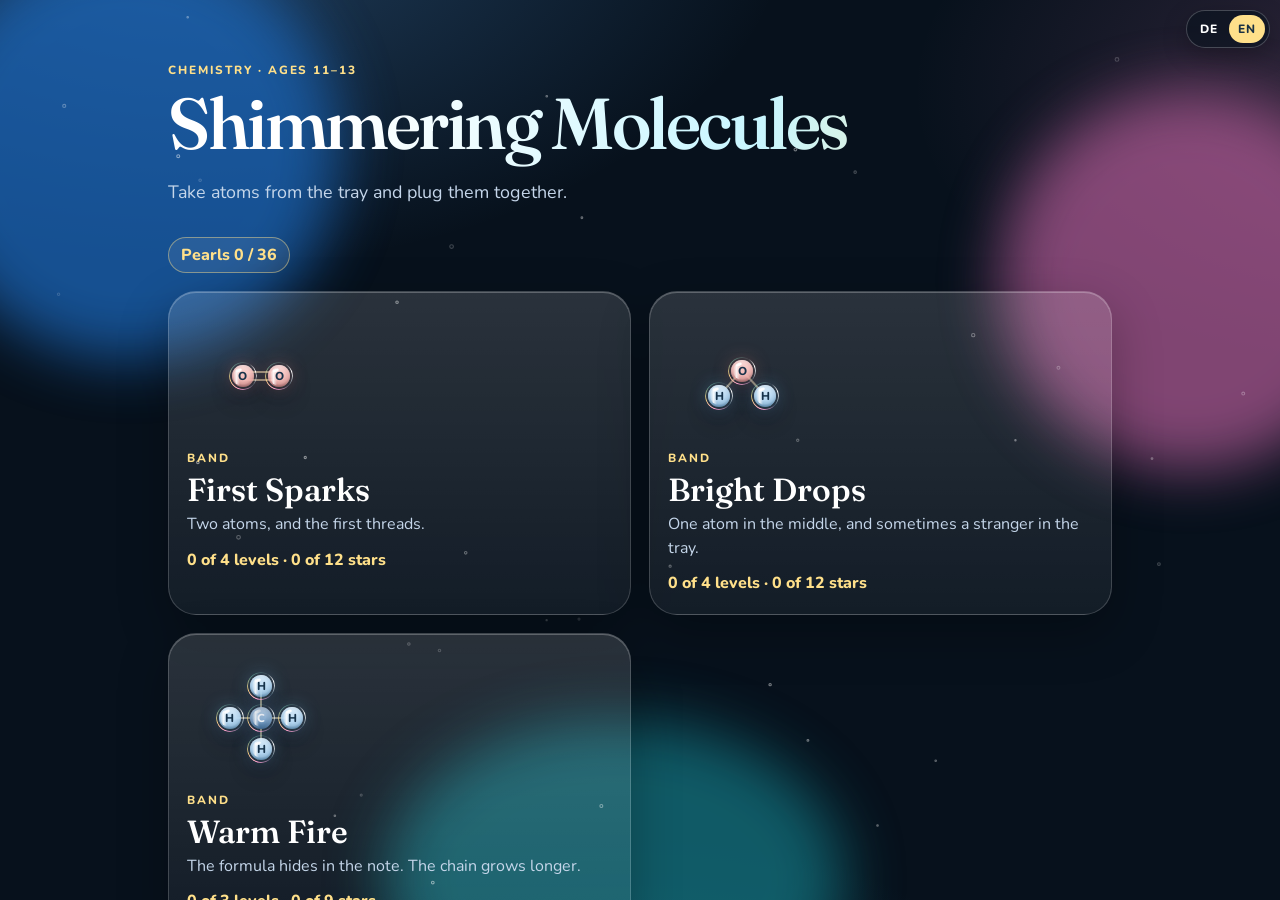
<file: index.html>
<!DOCTYPE html>
<html lang="de">
<head>
  <meta charset="utf-8">
  <meta name="viewport" content="width=device-width, initial-scale=1">
  <title>Funkelnde Moleküle</title>
  <meta name="description" content="Funkelnde Moleküle. Baue berühmte Moleküle aus Atomen. Für 11 bis 13 Jahre.">
  <link rel="icon" href="data:image/svg+xml,%3Csvg xmlns='http://www.w3.org/2000/svg' viewBox='0 0 32 32'%3E%3Ccircle cx='16' cy='16' r='8' fill='%23e8f7ff'/%3E%3Ccircle cx='8' cy='22' r='4' fill='%23ffe08a'/%3E%3Ccircle cx='24' cy='22' r='4' fill='%23ffe08a'/%3E%3C/svg%3E">
  <link rel="preconnect" href="https://fonts.googleapis.com">
  <link rel="preconnect" href="https://fonts.gstatic.com" crossorigin>
  <link href="https://fonts.googleapis.com/css2?family=Fraunces:opsz,wght@9..144,560;9..144,640&family=Nunito:wght@600;700;800&display=swap" rel="stylesheet">
  <link rel="stylesheet" href="styles.css">
</head>
<body>
  <div class="sky" aria-hidden="true">
    <div class="orb o1"></div>
    <div class="orb o2"></div>
    <div class="orb o3"></div>
  </div>
  <canvas id="motes" aria-hidden="true"></canvas>
  <nav class="langs" id="langs" aria-label="Sprache">
    <button type="button" data-lang="de" lang="de">DE</button>
    <button type="button" data-lang="en" lang="en">EN</button>
  </nav>

  <section class="screen" id="home" data-screen="home">
    <div class="home-wrap">
      <p class="eyebrow" data-i18n="eyebrow">Chemie · 11–13</p>
      <h1 id="app-title" data-i18n="appTitle">Funkelnde Moleküle</h1>
      <p class="lead" data-i18n="lead">Nimm Atome aus der Schale und stecke sie richtig zusammen.</p>
      <p class="pearl-pill" id="pearls"></p>
      <div class="modes">
        <button class="mode-card" id="open-funken" type="button">
          <span class="card-row" id="preview-funken" aria-hidden="true"></span>
          <span class="kicker" id="kicker-funken"></span>
          <span class="card-title" id="title-funken"></span>
          <span class="card-lead" id="lead-funken"></span>
          <span class="card-meta" id="meta-funken"></span>
        </button>
        <button class="mode-card" id="open-tropfen" type="button">
          <span class="card-row" id="preview-tropfen" aria-hidden="true"></span>
          <span class="kicker" id="kicker-tropfen"></span>
          <span class="card-title" id="title-tropfen"></span>
          <span class="card-lead" id="lead-tropfen"></span>
          <span class="card-meta" id="meta-tropfen"></span>
        </button>
        <button class="mode-card" id="open-feuer" type="button">
          <span class="card-row" id="preview-feuer" aria-hidden="true"></span>
          <span class="kicker" id="kicker-feuer"></span>
          <span class="card-title" id="title-feuer"></span>
          <span class="card-lead" id="lead-feuer"></span>
          <span class="card-meta" id="meta-feuer"></span>
        </button>
        <button class="mode-card finale" id="open-perle" type="button">
          <span class="card-row" id="preview-perle" aria-hidden="true"></span>
          <span class="kicker" id="kicker-perle"></span>
          <span class="card-title" id="title-perle"></span>
          <span class="card-lead" id="lead-perle"></span>
          <span class="card-meta" id="meta-perle"></span>
        </button>
      </div>
      <p class="how" data-i18n="how">Tippe ein Atom an und dann eine freie Steckstelle. Du kannst es auch hinüberziehen.</p>
      <button class="textbtn" type="button" id="reset" data-i18n="reset">Fortschritt löschen</button>
    </div>
  </section>

  <section class="screen" id="levels" data-screen="levels" hidden>
    <div class="levels-wrap">
      <div class="top">
        <button class="hudbtn" type="button" id="back-home" data-i18n="backHome">Start</button>
        <div class="grow">
          <p class="kicker" id="levels-kicker"></p>
          <h1 id="levels-title"></h1>
          <p class="lead" id="levels-lead"></p>
        </div>
      </div>
      <p class="fine" data-i18n="fine">Jeder Fehlversuch und jede Hilfe kostet einen Stern.</p>
      <div class="level-list" id="level-list"></div>
    </div>
  </section>

  <section class="screen" id="play" data-screen="play" hidden>
    <header class="top">
      <button class="hudbtn" type="button" id="back-levels" data-i18n="backLevels">Level</button>
      <div class="grow">
        <p class="kicker" id="play-kicker"></p>
        <h1 id="play-title"></h1>
      </div>
      <div class="hud-right">
        <div id="live-stars" class="stars" role="img"></div>
        <button class="hudbtn" type="button" id="sound"></button>
      </div>
    </header>
    <div class="goal-block">
      <p class="goal" id="goal"></p>
      <p class="formula" id="formula" hidden></p>
    </div>
    <div id="dish">
      <div id="float">
      <div id="ghosts" aria-hidden="true"></div>
      <svg id="links" aria-hidden="true">
        <defs>
          <filter id="pearlglow" x="-40%" y="-40%" width="180%" height="180%">
            <feGaussianBlur stdDeviation="1.5" result="b"></feGaussianBlur>
            <feMerge>
              <feMergeNode in="b"></feMergeNode>
              <feMergeNode in="SourceGraphic"></feMergeNode>
            </feMerge>
          </filter>
        </defs>
        <g id="strands"></g>
      </svg>
      <div id="beads"></div>
      </div>
    </div>
    <div id="tray" aria-label="Atome"></div>
    <div class="tools">
      <button class="hudbtn" type="button" id="coach" data-i18n="coach" data-i18n-title="coachTitle">Merksatz</button>
      <button class="hudbtn" type="button" id="hint" data-i18n="hint" data-i18n-title="hintTitle">Hilfe</button>
      <button class="hudbtn" type="button" id="undo" data-i18n="undo" data-i18n-title="undoTitle">Rückgängig</button>
    </div>
    <p id="feedback" aria-live="polite"></p>
  </section>

  <canvas id="fx" aria-hidden="true"></canvas>
  <p id="cele-name" hidden></p>
  <button class="primary" type="button" id="skip" hidden>Fertig</button>

  <dialog id="done">
    <div class="done-card">
      <p class="kicker" id="done-kicker"></p>
      <h2 id="done-title"></h2>
      <div id="done-stars" class="stars big" role="img"></div>
      <p id="done-shape"></p>
      <p id="done-stats"></p>
      <div class="done-actions">
        <button class="primary" type="button" id="done-replay"></button>
        <button class="hudbtn" type="button" id="done-next"></button>
        <button class="ghost" type="button" id="done-list"></button>
      </div>
    </div>
  </dialog>

  <script src="i18n.js"></script>
  <script src="logic.js"></script>
  <script src="celebrate.js"></script>
  <script src="app.js"></script>
</body>
</html>
</file>
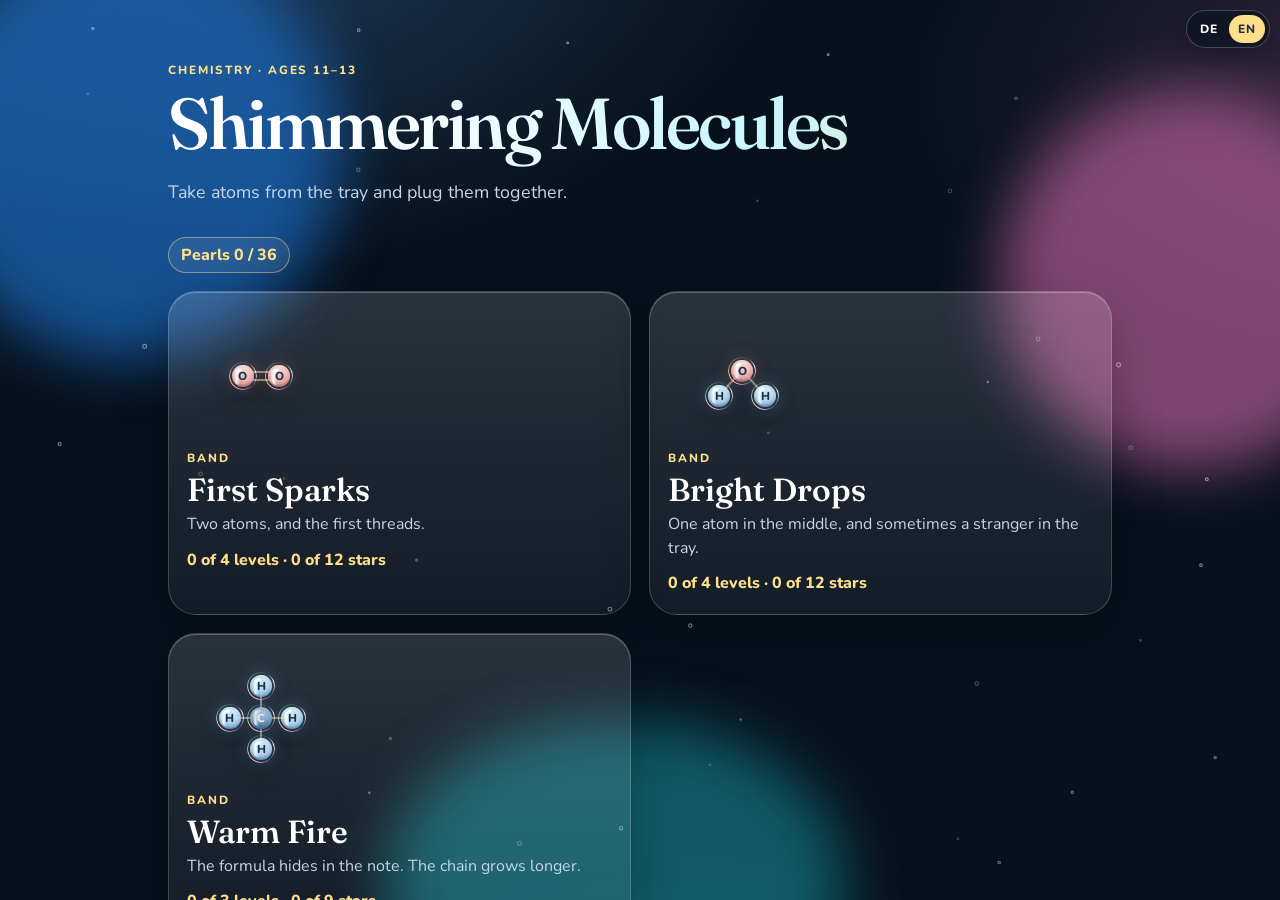
<file: Chemestrial.html>
<!DOCTYPE html>
<!-- Funkelnde Moleküle, eine Datei. Funktioniert ohne weitere Dateien und ohne Internet.
     Schriften: Fraunces (Copyright 2018 The Fraunces Project Authors) und
     Nunito (Copyright 2014 The Nunito Project Authors), SIL Open Font License 1.1.
     https://openfontlicense.org -->
<html lang="de">
<head>
  <meta charset="utf-8">
  <meta name="viewport" content="width=device-width, initial-scale=1">
  <title>Funkelnde Moleküle</title>
  <meta name="description" content="Funkelnde Moleküle. Baue berühmte Moleküle aus Atomen. Für 11 bis 13 Jahre.">
  <link rel="icon" href="data:image/svg+xml,%3Csvg xmlns='http://www.w3.org/2000/svg' viewBox='0 0 32 32'%3E%3Ccircle cx='16' cy='16' r='8' fill='%23e8f7ff'/%3E%3Ccircle cx='8' cy='22' r='4' fill='%23ffe08a'/%3E%3Ccircle cx='24' cy='22' r='4' fill='%23ffe08a'/%3E%3C/svg%3E">
  <style>
@font-face {
  font-family: 'Fraunces';
  font-style: normal;
  font-weight: 100 900;
  font-display: swap;
  src: url([data-uri]) format('woff2');
  unicode-range: U+0000-00FF, U+0131, U+0152-0153, U+02BB-02BC, U+02C6, U+02DA, U+02DC, U+0304, U+0308, U+0329, U+2000-206F, U+20AC, U+2122, U+2191, U+2193, U+2212, U+2215, U+FEFF, U+FFFD;
}
@font-face {
  font-family: 'Nunito';
  font-style: normal;
  font-weight: 200 1000;
  font-display: swap;
  src: url([data-uri]) format('woff2');
  unicode-range: U+0000-00FF, U+0131, U+0152-0153, U+02BB-02BC, U+02C6, U+02DA, U+02DC, U+0304, U+0308, U+0329, U+2000-206F, U+20AC, U+2122, U+2191, U+2193, U+2212, U+2215, U+FEFF, U+FFFD;
}
:root {
  --ink: #f4f8ff;
  --muted: #c5d6ea;
  --gold: #ffe08a;
  --deep: #07111c;
  --font: "Nunito", "Segoe UI", sans-serif;
  --display: "Fraunces", "Palatino Linotype", Palatino, Georgia, serif;
  color-scheme: dark;
}

* { box-sizing: border-box; }
html, body { height: 100%; }

body {
  margin: 0;
  font-family: var(--font);
  color: var(--ink);
  background:
    radial-gradient(1000px 600px at 15% -10%, rgba(80, 150, 220, .35), transparent 60%),
    radial-gradient(900px 520px at 110% 10%, rgba(210, 120, 180, .22), transparent 55%),
    radial-gradient(800px 500px at 50% 120%, rgba(40, 120, 140, .28), transparent 50%),
    var(--deep);
  overflow: hidden;
}

button { font: inherit; cursor: pointer; }
button:disabled { cursor: default; }

:focus-visible {
  outline: 2px solid var(--gold);
  outline-offset: 3px;
}

#motes, .sky { position: fixed; inset: 0; pointer-events: none; }
#motes { z-index: 0; }
.sky { z-index: 0; overflow: hidden; }

.orb {
  position: absolute;
  border-radius: 50%;
  filter: blur(30px);
  opacity: .7;
  animation: drift 32s ease-in-out infinite;
}
.o1 { width: 420px; height: 420px; left: -80px; top: -60px; background: #1d6cc4; }
.o2 { width: 380px; height: 380px; right: -100px; top: 10%; background: #b45c98; animation-delay: -10s; }
.o3 { width: 460px; height: 320px; left: 30%; bottom: -140px; background: #147a86; animation-delay: -18s; }

@keyframes drift {
  0%, 100% { transform: translate(0, 0) scale(1); }
  50% { transform: translate(24px, 18px) scale(1.06); }
}

.screen { position: relative; z-index: 1; height: 100dvh; overflow-x: hidden; overflow-y: auto; }
.screen[hidden] { display: none !important; }

.home-wrap, .levels-wrap {
  width: auto;
  max-width: 980px;
  margin: 0 auto;
  padding: 62px 18px 48px;
}

.eyebrow, .kicker {
  margin: 0;
  letter-spacing: .16em;
  text-transform: uppercase;
  font-size: .74rem;
  font-weight: 800;
  color: var(--gold);
}

h1 {
  margin: 8px 0 0;
  font-family: var(--display);
  font-weight: 560;
  font-size: clamp(2rem, 6.4vw, 4.5rem);
  letter-spacing: -0.034em;
  line-height: 1.05;
  padding-bottom: 0.16em;
  margin-bottom: -0.16em;
  white-space: nowrap;
  background: linear-gradient(100deg, #fff 10%, #c8f6ff 35%, #ffe6a6 55%, #ffc4e4 78%, #fff 95%);
  background-size: 180% 100%;
  -webkit-background-clip: text;
  background-clip: text;
  color: transparent;
  animation: titleShift 10s ease-in-out infinite;
}

@keyframes titleShift {
  0%, 100% { background-position: 0% 50%; }
  50% { background-position: 100% 50%; }
}

.lead, .how, .fine, .card-lead, .lvl-blurb {
  color: var(--muted);
  line-height: 1.45;
}
.lead, .how { font-size: 1.12rem; }
.lead { max-width: 38rem; }
.how { margin-top: 18px; }
.fine { font-size: 1rem; }

.pearl-pill {
  display: inline-block;
  margin: 14px 0 0;
  padding: 6px 12px;
  border-radius: 999px;
  border: 1px solid rgba(255, 224, 138, .45);
  background: rgba(255, 255, 255, .08);
  color: var(--gold);
  font-weight: 800;
}

.modes {
  display: grid;
  grid-template-columns: 1fr 1fr;
  gap: 18px;
  margin-top: 18px;
}

.mode-card {
  text-align: left;
  color: white;
  border-radius: 28px;
  padding: 18px 18px 20px;
  background: linear-gradient(180deg, rgba(255,255,255,.14), rgba(255,255,255,.05));
  border: 1px solid rgba(255,255,255,.18);
  box-shadow: 0 18px 50px rgba(0,0,0,.28), inset 0 1px 0 rgba(255,255,255,.25);
  display: flex;
  flex-direction: column;
  gap: 4px;
  transition: transform .2s ease, border-color .2s ease;
  min-width: 0;
}
.mode-card:hover:not(:disabled) { transform: translateY(-4px); border-color: rgba(255, 224, 138, .75); }
.card-title { font-family: var(--display); font-size: 2rem; font-weight: 560; }
.card-meta { margin-top: 8px; font-weight: 800; color: var(--gold); }
.card-row {
  display: flex;
  align-items: center;
  justify-content: center;
  min-height: 132px;
  margin-bottom: 4px;
}
.mini-stage {
  position: relative;
  width: 148px;
  height: 124px;
  flex: none;
}
.mode-card.finale { grid-column: 1 / -1; }
.mode-card.finale.open { border-color: rgba(255, 224, 138, .75); }
.mode-card.locked { opacity: .55; }
.mode-card:disabled:hover { transform: none; }

@media (min-width: 761px) {
  .mode-card.finale {
    display: grid;
    grid-template-columns: auto minmax(0, 1fr);
    grid-template-areas:
      "row kicker"
      "row title"
      "row lead"
      "row meta";
    column-gap: 28px;
    align-items: center;
    padding-right: 32px;
  }
  .mode-card.finale .card-row { grid-area: row; width: 280px; min-height: 140px; }
  .mode-card.finale .kicker { grid-area: kicker; }
  .mode-card.finale .card-title { grid-area: title; }
  .mode-card.finale .card-lead { grid-area: lead; }
  .mode-card.finale .card-meta { grid-area: meta; }
}

.levels-wrap { width: min(760px, calc(100% - 28px)); }
.top {
  display: flex;
  align-items: center;
  gap: 14px;
}
.top h1 {
  font-size: clamp(1.7rem, 4vw, 3rem);
  animation: none;
  background: none;
  color: white;
  -webkit-text-fill-color: white;
  white-space: normal;
}
.grow { flex: 1; min-width: 0; }
.hud-right { display: flex; align-items: center; gap: 10px; }

.level-list { display: flex; flex-direction: column; gap: 10px; margin-top: 18px; }
.level {
  width: 100%;
  display: grid;
  grid-template-columns: auto 1fr auto;
  grid-template-areas:
    "no name stars"
    "no blurb stars";
  gap: 2px 14px;
  align-items: center;
  text-align: left;
  color: white;
  padding: 14px 16px;
  border-radius: 20px;
  border: 1px solid rgba(255,255,255,.14);
  background: rgba(8, 20, 40, .45);
  box-shadow: inset 0 1px 0 rgba(255,255,255,.12);
}
.level:hover:not(:disabled) { border-color: rgba(255, 224, 138, .7); }
.level.next-up {
  border-color: rgba(255, 224, 138, .85);
  box-shadow: 0 0 0 1px rgba(255, 224, 138, .35), 0 10px 30px rgba(0,0,0,.2);
}
.level.locked { opacity: .48; }
.lvl-no {
  grid-area: no;
  width: 42px;
  height: 42px;
  border-radius: 50%;
  display: grid;
  place-items: center;
  font-weight: 800;
  background: rgba(255,255,255,.1);
}
.lvl-name { grid-area: name; font-weight: 800; font-size: 1.08rem; }
.lvl-blurb { grid-area: blurb; font-size: .95rem; }
.level > .stars { grid-area: stars; }

#play {
  display: grid;
  grid-template-rows: auto auto minmax(200px, 1fr) auto auto auto;
  gap: 8px;
  padding: 54px 16px 12px;
  overflow: hidden;
}
#play h1 {
  font-size: clamp(1.5rem, 3vw, 2.2rem);
  margin: 0;
  animation: none;
  background: none;
  color: white;
  -webkit-text-fill-color: white;
  padding-bottom: 0;
}

.goal-block { text-align: center; }
.goal {
  margin: 0;
  font-weight: 800;
  color: #fff6d4;
  text-shadow: 0 2px 10px rgba(0,0,0,.35);
}
.formula {
  margin: 2px 0 0;
  font-family: var(--display);
  font-size: 1.35rem;
  letter-spacing: .04em;
}
.formula[hidden] { display: none !important; }

#dish {
  --warm: 0;
  position: relative;
  border-radius: 30px;
  min-height: 0;
  background:
    radial-gradient(ellipse at 50% 30%, rgba(150, 210, 255, .16), transparent 55%),
    radial-gradient(ellipse at 20% 80%, rgba(255, 170, 210, .08), transparent 40%),
    rgba(4, 12, 28, .35);
  box-shadow: inset 0 0 80px rgba(2, 8, 20, .45), inset 0 0 0 1px rgba(255,255,255,.08);
}
#dish::after {
  content: "";
  position: absolute;
  inset: 0;
  border-radius: inherit;
  pointer-events: none;
  background: radial-gradient(ellipse at 50% 82%, rgba(255, 150, 60, calc(var(--warm) * .5)), transparent 58%);
}
#dish.hint { box-shadow: inset 0 0 0 2px rgba(255, 224, 138, .85), 0 0 24px rgba(255, 224, 138, .35); }

#float { position: absolute; inset: 0; transform: translate3d(0, 0, 0); }
#ghosts, #links, #beads { position: absolute; inset: 0; }
#ghosts { z-index: 1; pointer-events: none; }
#links { z-index: 2; width: 100%; height: 100%; overflow: visible; pointer-events: none; }
#beads { z-index: 3; }

.thread, .ghost-thread {
  fill: none;
  stroke-linecap: round;
}
.thread { stroke: rgba(255, 236, 190, .55); stroke-width: 2; }
.ghost-thread { stroke: rgba(255, 244, 220, .28); stroke-width: 2; }
.pearls, .ghost-pearls {
  fill: none;
  stroke: #fff6d2;
  stroke-width: 7;
  stroke-linecap: round;
  stroke-dasharray: .2 15;
  filter: url(#pearlglow);
}
.ghost-pearls { stroke: rgba(255, 246, 210, .28); filter: none; }

.bead {
  --size: 70px;
  width: var(--size);
  height: var(--size);
  border: 0;
  border-radius: 50%;
  padding: 0;
  color: #16324a;
  background:
    radial-gradient(circle at 50% 42%, rgba(255,255,255,.97) 0 36%, rgba(255,255,255,.78) 56%, rgba(232, 246, 255, .35) 72%, rgba(255,255,255,.08) 100%);
  box-shadow:
    inset 0 -14px 18px hsla(var(--hue), 75%, 52%, .38),
    inset 0 10px 14px rgba(255,255,255,.75),
    0 12px 22px rgba(3, 10, 24, .3),
    0 0 18px hsla(var(--hue), 90%, 72%, .35);
  animation: glowPulse 4.8s ease-in-out infinite;
  -webkit-tap-highlight-color: transparent;
  user-select: none;
  touch-action: none;
}
.bead.stage { position: absolute; transform: translate(-50%, -50%); }
.bead.mini {
  position: absolute;
  transform: translate(-50%, -50%);
  pointer-events: none;
  --size: 22px;
}
.bead.mini .face { font-size: .72rem; }
.bead::before {
  content: "";
  position: absolute;
  inset: -3px;
  border-radius: 50%;
  background: conic-gradient(from 30deg,
    rgba(255,255,255,.05),
    #fff 12%,
    rgba(140, 220, 255, .15) 28%,
    rgba(255, 160, 210, .95) 46%,
    rgba(255, 214, 130, .9) 62%,
    rgba(150, 255, 220, .35) 78%,
    rgba(255,255,255,.05));
  -webkit-mask: radial-gradient(circle, transparent 63%, #000 67%);
  mask: radial-gradient(circle, transparent 63%, #000 67%);
  animation: spin var(--spin-dur, 7.5s) linear infinite;
  pointer-events: none;
}
.bead::after {
  content: "";
  position: absolute;
  width: 28%;
  height: 15%;
  left: 22%;
  top: 16%;
  border-radius: 50%;
  background: rgba(255,255,255,.92);
  transform: rotate(-22deg);
  pointer-events: none;
  z-index: 3;
}
.bead.el-C {
  color: #f4f7fb;
  background:
    radial-gradient(circle at 50% 40%, #8ea0b3 0 28%, #4c5b6a 55%, #2c3642 74%, rgba(255,255,255,.08) 100%);
}
.bead.el-C::after { background: rgba(255,255,255,.55); }
.sheen {
  position: absolute;
  inset: 8%;
  border-radius: 50%;
  overflow: hidden;
  pointer-events: none;
  z-index: 1;
}
.sheen::after {
  content: "";
  position: absolute;
  top: -30%;
  left: 0;
  width: 38%;
  height: 160%;
  background: linear-gradient(90deg, transparent, rgba(255,255,255,.8), transparent);
  animation: sweep 5.2s ease-in-out infinite;
}
.face {
  position: absolute;
  inset: 0;
  z-index: 4;
  display: flex;
  align-items: center;
  justify-content: center;
  font-weight: 800;
  font-size: 1.25rem;
  pointer-events: none;
}
.el-name {
  position: absolute;
  top: calc(100% + 4px);
  left: 50%;
  transform: translateX(-50%);
  font-size: .72rem;
  font-weight: 800;
  color: var(--muted);
  white-space: nowrap;
  pointer-events: none;
}
.pips { position: absolute; inset: 0; pointer-events: none; z-index: 5; }
.pips i {
  position: absolute;
  left: 50%;
  top: 50%;
  width: 8px;
  height: 8px;
  margin: -4px;
  border-radius: 50%;
  background: var(--gold);
  box-shadow: 0 0 8px rgba(255, 224, 138, .9);
  transform: rotate(calc(var(--i) * 360deg / var(--n) - 90deg)) translateY(calc(var(--size) / -2 + 3px));
}
.ghost-bead {
  position: absolute;
  width: 54px;
  height: 54px;
  margin: 0;
  border-radius: 50%;
  border: 1.5px dashed rgba(255, 244, 220, .45);
  transform: translate(-50%, -50%);
  box-shadow: inset 0 0 16px rgba(255,255,255,.05);
}
.bead.carry {
  transform: translateY(-10px) scale(1.06);
  box-shadow:
    0 0 0 3px var(--gold),
    inset 0 -14px 18px hsla(var(--hue), 75%, 52%, .38),
    0 16px 24px rgba(0,0,0,.35);
}
.bead.stage.picked,
.bead.stage.armed {
  box-shadow:
    0 0 0 3px rgba(255, 224, 138, .95),
    0 0 18px rgba(255, 210, 120, .45),
    inset 0 -14px 18px hsla(var(--hue), 75%, 52%, .38);
}
.bead.hint, .bead.tray.hint { animation: hintPulse .55s ease-in-out 4; }
.bead.stage.nope { animation: stageNope .42s linear; }
.bead.tray.nope { animation: trayNope .42s linear; }
.bead.just { animation: pop .35s ease; }

#tray {
  display: flex;
  flex-wrap: wrap;
  gap: 18px 12px;
  justify-content: center;
  align-content: flex-start;
  min-height: 92px;
  max-height: 30vh;
  overflow: auto;
  padding: 4px 4px 16px;
}
.bead.tray { --size: 58px; position: relative; }
.bead.tray .face { font-size: 1.05rem; }
.bead.tray .el-name { font-size: .68rem; }
.bead.dragging-source { opacity: .35; }
.bead.drag-ghost {
  position: fixed;
  z-index: 30;
  margin: 0;
  pointer-events: none;
  transform: scale(1.08);
  filter: drop-shadow(0 14px 18px rgba(0, 0, 0, .4));
}

.tools, .done-actions { display: flex; flex-wrap: wrap; gap: 8px; justify-content: center; }
#feedback {
  margin: 0;
  min-height: 2.6em;
  text-align: center;
  font-weight: 800;
  line-height: 1.35;
}
#feedback.coach { color: #d5e6f8; font-weight: 700; }
#feedback.bad { color: #ffc1d0; }
#feedback.info { color: #d5e6f8; }

.hudbtn, .textbtn, .primary, .ghost {
  border-radius: 999px;
  border: 1px solid rgba(255,255,255,.18);
  background: rgba(255,255,255,.08);
  color: white;
  padding: 10px 14px;
  font-weight: 800;
}
.hudbtn:hover, .ghost:hover, .textbtn:hover, .mode-card:hover:not(:disabled), .level:hover:not(:disabled) {
  filter: brightness(1.06);
}
.primary {
  background: linear-gradient(180deg, #ffe7a8, #f0b429);
  color: #5c3d08;
  border-color: transparent;
}
.textbtn { background: transparent; color: var(--muted); border-color: transparent; padding-left: 0; }
.hudbtn:disabled, .primary:disabled { opacity: .45; }

dialog {
  border: 0;
  padding: 0;
  background: transparent;
  color: inherit;
  max-width: none;
}
dialog::backdrop { background: rgba(4, 10, 20, .62); backdrop-filter: blur(8px); }
.done-card {
  width: min(580px, 92vw);
  text-align: center;
  padding: 28px 22px 22px;
  border-radius: 28px;
  background: linear-gradient(180deg, rgba(18, 40, 74, .97), rgba(8, 18, 36, .97));
  border: 1px solid rgba(255,255,255,.16);
  box-shadow: 0 30px 80px rgba(0,0,0,.45);
}
.done-card h2 {
  margin: 6px 0 10px;
  font-family: var(--display);
  font-weight: 560;
  font-size: clamp(2rem, 5vw, 2.8rem);
}
.stars { display: flex; gap: 3px; justify-content: center; }
.star { width: 22px; height: 22px; display: block; }
.stars.big .star { width: 46px; height: 46px; }
.star.on { fill: var(--gold); filter: drop-shadow(0 0 8px rgba(255, 210, 120, .75)); }
.star.off { fill: rgba(255,255,255,.16); }
.stars.big .star.on { animation: pop .5s ease both; }
#done-shape, #done-stats { color: var(--muted); margin: 8px 0 0; }

#fx {
  position: fixed;
  inset: 0;
  z-index: 40;
  width: 100%;
  height: 100%;
  pointer-events: none;
  visibility: hidden;
}
#fx.on { pointer-events: auto; visibility: visible; }
#skip {
  position: fixed;
  z-index: 43;
  right: 16px;
  bottom: 16px;
}
#skip[hidden], #cele-name[hidden] { display: none !important; }
#cele-name {
  position: fixed;
  z-index: 42;
  left: 0;
  right: 0;
  top: calc(42% + min(210px, 30vh));
  margin: 0;
  text-align: center;
  pointer-events: none;
}
.fame {
  display: block;
  font-family: var(--display);
  font-size: clamp(2.2rem, 6vw, 4rem);
  font-weight: 560;
  text-shadow: 0 8px 30px rgba(0,0,0,.45);
}
.fame-formula {
  display: block;
  margin-top: 4px;
  font-weight: 800;
  letter-spacing: .08em;
  color: var(--gold);
}

#play.celebrating .top,
#play.celebrating .goal-block,
#play.celebrating #tray,
#play.celebrating .tools,
#play.celebrating #feedback { opacity: 0; pointer-events: none; }
#play.celebrating #dish {
  position: fixed;
  z-index: 42;
  left: 50%;
  top: 42%;
  width: min(640px, 94vw);
  height: min(380px, 50vh);
  transform: translate(-50%, -50%);
}

.langs {
  position: fixed;
  z-index: 8;
  top: 10px;
  right: 10px;
  display: flex;
  gap: 2px;
  padding: 4px;
  border-radius: 999px;
  background: rgba(7, 17, 28, .55);
  border: 1px solid rgba(255,255,255,.22);
  box-shadow: 0 8px 24px rgba(0,0,0,.25);
}
.langs button {
  border: 0;
  background: transparent;
  color: white;
  font-weight: 800;
  font-size: .75rem;
  letter-spacing: .08em;
  border-radius: 999px;
  padding: 6px 9px;
}
.langs button.on { background: var(--gold); color: #1a3144; }

.sr {
  position: absolute;
  width: 1px;
  height: 1px;
  padding: 0;
  margin: -1px;
  overflow: hidden;
  clip: rect(0, 0, 0, 0);
  border: 0;
}

@keyframes spin { to { transform: rotate(360deg); } }
@keyframes sweep {
  0%, 18% { transform: translateX(-40%) rotate(18deg); opacity: 0; }
  32% { opacity: 1; }
  58%, 100% { transform: translateX(280%) rotate(18deg); opacity: 0; }
}
@keyframes glowPulse {
  0%, 100% { filter: saturate(1); }
  50% { filter: saturate(1.18) brightness(1.05); }
}
@keyframes hintPulse {
  0%, 100% { box-shadow: 0 0 0 0 rgba(255, 224, 138, 0), inset 0 0 0 3px rgba(255, 224, 138, .95); }
  50% { box-shadow: 0 0 0 12px rgba(255, 224, 138, 0), 0 0 26px rgba(255, 224, 138, .9); }
}
@keyframes pop { from { transform: translate(-50%, -50%) scale(.4); opacity: 0; } to { transform: translate(-50%, -50%); opacity: 1; } }
.bead.tray.just { animation-name: trayPop; }
@keyframes trayPop { from { transform: scale(.4); opacity: 0; } to { transform: none; opacity: 1; } }
@keyframes stageNope {
  0%, 100% { transform: translate(-50%, -50%); }
  25% { transform: translate(calc(-50% - 7px), -50%); }
  75% { transform: translate(calc(-50% + 7px), -50%); }
}
@keyframes trayNope {
  0%, 100% { transform: none; }
  25% { transform: translateX(-7px); }
  75% { transform: translateX(7px); }
}

@media (max-width: 760px) {
  .modes { grid-template-columns: 1fr; }
  .home-wrap, .levels-wrap { padding: 56px 16px 40px; }
  .lead, .card-lead, .how, .fine { font-size: 1rem; }
  .card-title { font-size: clamp(1.55rem, 7vw, 2rem); }
  h1 { font-size: clamp(1.7rem, 8vw, 2.7rem); }
  .top { align-items: flex-start; }
  #play .top { align-items: center; gap: 8px; }
  #play .hud-right { flex-direction: column; align-items: flex-end; gap: 4px; }
  #play .hudbtn { padding: 7px 10px; }
  #play h1 { font-size: clamp(1.15rem, 4.6vw, 1.6rem); }
  .mode-card.finale .card-row { min-height: 96px; }
}

@media (prefers-reduced-motion: reduce) {
  *, *::before, *::after {
    animation-duration: .01ms !important;
    animation-iteration-count: 1 !important;
    transition-duration: .01ms !important;
  }
}

  </style>
</head>
<body>
  <div class="sky" aria-hidden="true">
    <div class="orb o1"></div>
    <div class="orb o2"></div>
    <div class="orb o3"></div>
  </div>
  <canvas id="motes" aria-hidden="true"></canvas>
  <nav class="langs" id="langs" aria-label="Sprache">
    <button type="button" data-lang="de" lang="de">DE</button>
    <button type="button" data-lang="en" lang="en">EN</button>
  </nav>

  <section class="screen" id="home" data-screen="home">
    <div class="home-wrap">
      <p class="eyebrow" data-i18n="eyebrow">Chemie · 11–13</p>
      <h1 id="app-title" data-i18n="appTitle">Funkelnde Moleküle</h1>
      <p class="lead" data-i18n="lead">Nimm Atome aus der Schale und stecke sie richtig zusammen.</p>
      <p class="pearl-pill" id="pearls"></p>
      <div class="modes">
        <button class="mode-card" id="open-funken" type="button">
          <span class="card-row" id="preview-funken" aria-hidden="true"></span>
          <span class="kicker" id="kicker-funken"></span>
          <span class="card-title" id="title-funken"></span>
          <span class="card-lead" id="lead-funken"></span>
          <span class="card-meta" id="meta-funken"></span>
        </button>
        <button class="mode-card" id="open-tropfen" type="button">
          <span class="card-row" id="preview-tropfen" aria-hidden="true"></span>
          <span class="kicker" id="kicker-tropfen"></span>
          <span class="card-title" id="title-tropfen"></span>
          <span class="card-lead" id="lead-tropfen"></span>
          <span class="card-meta" id="meta-tropfen"></span>
        </button>
        <button class="mode-card" id="open-feuer" type="button">
          <span class="card-row" id="preview-feuer" aria-hidden="true"></span>
          <span class="kicker" id="kicker-feuer"></span>
          <span class="card-title" id="title-feuer"></span>
          <span class="card-lead" id="lead-feuer"></span>
          <span class="card-meta" id="meta-feuer"></span>
        </button>
        <button class="mode-card finale" id="open-perle" type="button">
          <span class="card-row" id="preview-perle" aria-hidden="true"></span>
          <span class="kicker" id="kicker-perle"></span>
          <span class="card-title" id="title-perle"></span>
          <span class="card-lead" id="lead-perle"></span>
          <span class="card-meta" id="meta-perle"></span>
        </button>
      </div>
      <p class="how" data-i18n="how">Tippe ein Atom an und dann eine freie Steckstelle. Du kannst es auch hinüberziehen.</p>
      <button class="textbtn" type="button" id="reset" data-i18n="reset">Fortschritt löschen</button>
    </div>
  </section>

  <section class="screen" id="levels" data-screen="levels" hidden>
    <div class="levels-wrap">
      <div class="top">
        <button class="hudbtn" type="button" id="back-home" data-i18n="backHome">Start</button>
        <div class="grow">
          <p class="kicker" id="levels-kicker"></p>
          <h1 id="levels-title"></h1>
          <p class="lead" id="levels-lead"></p>
        </div>
      </div>
      <p class="fine" data-i18n="fine">Jeder Fehlversuch und jede Hilfe kostet einen Stern.</p>
      <div class="level-list" id="level-list"></div>
    </div>
  </section>

  <section class="screen" id="play" data-screen="play" hidden>
    <header class="top">
      <button class="hudbtn" type="button" id="back-levels" data-i18n="backLevels">Level</button>
      <div class="grow">
        <p class="kicker" id="play-kicker"></p>
        <h1 id="play-title"></h1>
      </div>
      <div class="hud-right">
        <div id="live-stars" class="stars" role="img"></div>
        <button class="hudbtn" type="button" id="sound"></button>
      </div>
    </header>
    <div class="goal-block">
      <p class="goal" id="goal"></p>
      <p class="formula" id="formula" hidden></p>
    </div>
    <div id="dish">
      <div id="float">
      <div id="ghosts" aria-hidden="true"></div>
      <svg id="links" aria-hidden="true">
        <defs>
          <filter id="pearlglow" x="-40%" y="-40%" width="180%" height="180%">
            <feGaussianBlur stdDeviation="1.5" result="b"></feGaussianBlur>
            <feMerge>
              <feMergeNode in="b"></feMergeNode>
              <feMergeNode in="SourceGraphic"></feMergeNode>
            </feMerge>
          </filter>
        </defs>
        <g id="strands"></g>
      </svg>
      <div id="beads"></div>
      </div>
    </div>
    <div id="tray" aria-label="Atome"></div>
    <div class="tools">
      <button class="hudbtn" type="button" id="coach" data-i18n="coach" data-i18n-title="coachTitle">Merksatz</button>
      <button class="hudbtn" type="button" id="hint" data-i18n="hint" data-i18n-title="hintTitle">Hilfe</button>
      <button class="hudbtn" type="button" id="undo" data-i18n="undo" data-i18n-title="undoTitle">Rückgängig</button>
    </div>
    <p id="feedback" aria-live="polite"></p>
  </section>

  <canvas id="fx" aria-hidden="true"></canvas>
  <p id="cele-name" hidden></p>
  <button class="primary" type="button" id="skip" hidden>Fertig</button>

  <dialog id="done">
    <div class="done-card">
      <p class="kicker" id="done-kicker"></p>
      <h2 id="done-title"></h2>
      <div id="done-stars" class="stars big" role="img"></div>
      <p id="done-shape"></p>
      <p id="done-stats"></p>
      <div class="done-actions">
        <button class="primary" type="button" id="done-replay"></button>
        <button class="hudbtn" type="button" id="done-next"></button>
        <button class="ghost" type="button" id="done-list"></button>
      </div>
    </div>
  </dialog>

  <script>
/* Funkelnde Moleküle — German and English copy. */
(function (root) {
  const PACKS = {
    de: {
      eyebrow: "Chemie · 11–13",
      appTitle: "Funkelnde Moleküle",
      lead: "Nimm Atome aus der Schale und stecke sie richtig zusammen.",
      how: "Tippe ein Atom an, es schwebt in die Schale. Das nächste bringst du nahe genug heran, dann steckt es sich fest.",
      reset: "Fortschritt löschen",
      resetConfirm: "Wirklich löschen?",
      fine: "Jeder Fehlversuch und jede Hilfe kostet einen Stern. Drei Sterne gibt es ohne Fehler und ohne Hilfe. Nach vier Fehlversuchen endet das Level.",
      pearls: "Perlen {n} / 36",
      summary: "{done} von {total} Leveln · {stars} von {max} Sternen",
      starsLabel: "{n} von 3 Sternen",
      lockedMeta: "Noch zu: {name} abschließen",
      choose: "Wähle ein Level",
      backHome: "Start",
      backLevels: "Level",
      coach: "Merksatz",
      coachTitle: "Zeigt den Merksatz. Kostet keinen Stern.",
      hint: "Hilfe",
      hintTitle: "Hebt den nächsten Schritt hervor. Kostet einen Stern.",
      undo: "Rückgängig",
      undoTitle: "Nimmt den letzten Stecker zurück.",
      socketOne: "{n} Steckstelle frei",
      socketMany: "{n} Steckstellen frei",
      nomatch: "Das passt hier nicht.",
      nosocket: "Hier ist keine Steckstelle mehr frei.",
      plugfirst: "Setz das Atom an eine leuchtende Steckstelle.",
      undoempty: "Es gibt nichts zum Zurücknehmen.",
      againBond: "Noch ein Faden. Tippe die beiden noch einmal an.",
      againBonds: "Noch {n} Fäden. Tippe die beiden noch einmal an.",
      closer: "Bring es näher an das andere Atom.",
      fits: "Passt.",
      hintPlace: "Tippe das leuchtende Atom an. Es schwebt dann in der Schale.",
      hintPlug: "Stecke das leuchtende Atom an die leuchtende Stelle.",
      hintOrder: "Diese beiden Atome brauchen noch einen Faden.",
      stoppedTitle: "Vier Versuche sind vorbei",
      stoppedBody: "Das Molekül wartet noch.",
      bestKept: "Dein bester Stand bleibt.",
      replay: "Nochmal",
      next: "Weiter",
      list: "Alle Level",
      skip: "Fertig",
      stats: "{m} Fehlversuche · {h} Hilfen",
      placeHere: "In die Schale legen",
      pickFirst: "Wähle zuerst ein Atom aus der Schale.",
      tray: "Atome",
      soundOn: "Ton an",
      soundOff: "Ton aus",
      kickerMode: "Band",
      kickerFinale: "Abschluss",
      elements: {
        H: "Wasserstoff",
        C: "Kohlenstoff",
        N: "Stickstoff",
        O: "Sauerstoff",
        S: "Schwefel",
        Cl: "Chlor"
      },
      bands: {
        funken: { title: "Erste Funken", lead: "Zwei Atome und die ersten Fäden." },
        tropfen: { title: "Helle Tropfen", lead: "Ein Atom in der Mitte, und manchmal ein Fremdling in der Schale." },
        feuer: { title: "Warmes Feuer", lead: "Die Formel steckt im Merksatz. Die Kette wird länger." },
        perle: { title: "Küchenperle", lead: "Essig. Das Gerüst steht, du setzt die saure Ecke." }
      },
      levels: {
        h2: {
          name: "Leichter Hauch",
          blurb: "Wasserstoff, das leichteste Gas",
          goal: "Baue Wasserstoff.",
          coach: "Wasserstoff hat eine Steckstelle. Zwei Atome teilen sie sich.",
          shape: "Ein Faden zwischen zwei Wasserstoffatomen.",
          fame: "Wasserstoff"
        },
        o2: {
          name: "Frische Luft",
          blurb: "Sauerstoff, die Luft zum Atmen",
          goal: "Baue Sauerstoff.",
          coach: "Zwei Steckstellen zwischen denselben Atomen sind eine Doppelbindung.",
          shape: "Eine Doppelbindung. So ist der Sauerstoff in der Luft.",
          fame: "Sauerstoff"
        },
        n2: {
          name: "Stiller Himmel",
          blurb: "Stickstoff, der größte Teil der Luft",
          goal: "Baue Stickstoff.",
          coach: "Drei Steckstellen zwischen denselben Atomen sind eine Dreifachbindung. Fast die ganze Luft ist dieses Molekül.",
          shape: "Eine Dreifachbindung. Der größte Teil der Luft.",
          fame: "Stickstoff"
        },
        hcl: {
          name: "Sauerperle",
          blurb: "Chlorwasserstoff, der saure Helfer im Magen",
          goal: "Baue Chlorwasserstoff.",
          coach: "Chlor hat hier auch eine Steckstelle. Chlorwasserstoff ist der saure Helfer im Magen. Wir bauen nur das Bild.",
          shape: "Ein Faden. Nur das Bild, kein Rezept.",
          fame: "Chlorwasserstoff"
        },
        h2o: {
          name: "Regenperle",
          blurb: "Wasser, zum Trinken und als Regen",
          goal: "Baue Wasser.",
          coach: "Sauerstoff sitzt in der Mitte und hat zwei Steckstellen. Wasser ist geknickt.",
          shape: "Wasser ist geknickt, nicht gerade.",
          fame: "Wasser"
        },
        co2: {
          name: "Sprudel",
          blurb: "Kohlendioxid, in der Limo und in der Atemluft",
          goal: "Baue Kohlendioxid.",
          coach: "Kohlenstoff hat vier Steckstellen. Hier werden daraus zwei Doppelbindungen, in einer geraden Linie.",
          shape: "Kohlendioxid ist eine gerade Linie.",
          fame: "Kohlendioxid"
        },
        h2s: {
          name: "Stilles Ei",
          blurb: "Schwefelwasserstoff, der Geruch fauler Eier",
          goal: "Baue Schwefelwasserstoff.",
          coach: "Schwefel hat hier zwei Steckstellen, wie Sauerstoff. Ja, so riechen faule Eier. Das Molekül bleibt im Spiel.",
          shape: "Geknickt wie Wasser. Und ja, faule Eier.",
          fame: "Schwefelwasserstoff"
        },
        nh3: {
          name: "Gartenhauch",
          blurb: "Ammoniak, Nahrung für Pflanzen",
          goal: "Baue Ammoniak.",
          coach: "Stickstoff hat drei Steckstellen.",
          shape: "Stickstoff in der Mitte, drei Wasserstoffe.",
          fame: "Ammoniak"
        },
        ch4: {
          name: "Lagerfeuer",
          blurb: "Methan, das Gas im Lagerfeuer und im Sumpf",
          goal: "Baue Methan.",
          coach: "Methan ist CH₄. Kohlenstoff hat vier Steckstellen und kann vier Wasserstoffe halten.",
          shape: "Kohlenstoff in der Mitte, vier Wasserstoffe.",
          fame: "Methan"
        },
        h2o2: {
          name: "Blasenbad",
          blurb: "Wasserstoffperoxid, das leise Blubbern",
          goal: "Baue Wasserstoffperoxid.",
          coach: "Wasserstoffperoxid ist H₂O₂. Jeder Sauerstoff behält eine Steckstelle für Wasserstoff und eine für den anderen Sauerstoff.",
          shape: "Eine Zickzack-Kette.",
          fame: "Wasserstoffperoxid"
        },
        c3h8: {
          name: "Zeltlicht",
          blurb: "Propan, das Gas im Campingkocher",
          goal: "Baue Propan.",
          coach: "Propan ist C₃H₈. In der Kette sind manche Steckstellen vom Kohlenstoff schon belegt.",
          shape: "Die Kette trägt ihre Wasserstoffe.",
          fame: "Propan"
        },
        acetic: {
          name: "Küchenperle",
          blurb: "Essigsäure, der saure Teil vom Essig",
          goal: "Baue Essigsäure.",
          coach: "Essigsäure ist CH₃COOH. Ein Kohlenstoff hält drei Wasserstoffe. Der andere hält einen Sauerstoff doppelt und eine OH-Gruppe. Das ist Essig.",
          shape: "Die saure Ecke macht den Essig.",
          fame: "Essigsäure"
        }
      }
    },
    en: {
      eyebrow: "Chemistry · ages 11–13",
      appTitle: "Shimmering Molecules",
      lead: "Take atoms from the tray and plug them together.",
      how: "Tap an atom and it floats into the dish. Bring the next one close and it plugs in.",
      reset: "Clear progress",
      resetConfirm: "Really clear it?",
      fine: "Each mistake and each hint costs a star. Three stars means no mistakes and no hints. Four mistakes end the level.",
      pearls: "Pearls {n} / 36",
      summary: "{done} of {total} levels · {stars} of {max} stars",
      starsLabel: "{n} of 3 stars",
      lockedMeta: "Still to do: finish {name}",
      choose: "Choose a level",
      backHome: "Home",
      backLevels: "Levels",
      coach: "Hint note",
      coachTitle: "Shows the note for this level. It does not cost a star.",
      hint: "Help",
      hintTitle: "Lights up the next step. It costs a star.",
      undo: "Undo",
      undoTitle: "Lifts the last plug.",
      socketOne: "{n} socket free",
      socketMany: "{n} sockets free",
      nomatch: "That does not fit here.",
      nosocket: "No socket left here.",
      plugfirst: "Plug the atom into a glowing socket.",
      undoempty: "Nothing to undo.",
      againBond: "One more thread. Tap the two atoms again.",
      againBonds: "{n} more threads. Tap the two atoms again.",
      closer: "Bring it closer to the other atom.",
      fits: "It fits.",
      hintPlace: "Tap the glowing atom. It then floats in the dish.",
      hintPlug: "Plug the glowing atom into the glowing socket.",
      hintOrder: "These two atoms need another thread.",
      stoppedTitle: "Four tries are used up",
      stoppedBody: "The molecule is still waiting.",
      bestKept: "Your best score stays.",
      replay: "Again",
      next: "Next",
      list: "All levels",
      skip: "Done",
      stats: "{m} mistakes · {h} hints",
      placeHere: "Place in the dish",
      pickFirst: "Pick an atom from the tray first.",
      tray: "Atoms",
      soundOn: "Sound on",
      soundOff: "Sound off",
      kickerMode: "Band",
      kickerFinale: "Finale",
      elements: {
        H: "Hydrogen",
        C: "Carbon",
        N: "Nitrogen",
        O: "Oxygen",
        S: "Sulfur",
        Cl: "Chlorine"
      },
      bands: {
        funken: { title: "First Sparks", lead: "Two atoms, and the first threads." },
        tropfen: { title: "Bright Drops", lead: "One atom in the middle, and sometimes a stranger in the tray." },
        feuer: { title: "Warm Fire", lead: "The formula hides in the note. The chain grows longer." },
        perle: { title: "Kitchen Pearl", lead: "Vinegar. The frame is set. You build the sour corner." }
      },
      levels: {
        h2: {
          name: "Light Breath",
          blurb: "Hydrogen, the lightest gas",
          goal: "Build hydrogen.",
          coach: "Hydrogen has one socket. Two atoms share it.",
          shape: "One thread between two hydrogen atoms.",
          fame: "Hydrogen"
        },
        o2: {
          name: "Fresh Air",
          blurb: "Oxygen, the air we breathe",
          goal: "Build oxygen.",
          coach: "Two sockets between the same atoms are a double bond.",
          shape: "A double bond. This is the oxygen in the air.",
          fame: "Oxygen"
        },
        n2: {
          name: "Quiet Sky",
          blurb: "Nitrogen, most of the air",
          goal: "Build nitrogen.",
          coach: "Three sockets between the same atoms are a triple bond. Almost all of the air is this molecule.",
          shape: "A triple bond. Most of the air.",
          fame: "Nitrogen"
        },
        hcl: {
          name: "Sour Pearl",
          blurb: "Hydrogen chloride, the sour helper in the stomach",
          goal: "Build hydrogen chloride.",
          coach: "Chlorine has one socket here too. Hydrogen chloride is the sour helper in the stomach. We only build the picture.",
          shape: "One thread. Only the picture, no recipe.",
          fame: "Hydrogen chloride"
        },
        h2o: {
          name: "Rain Pearl",
          blurb: "Water, for drinking and for rain",
          goal: "Build water.",
          coach: "Oxygen sits in the middle and has two sockets. Water is bent.",
          shape: "Water is bent, not straight.",
          fame: "Water"
        },
        co2: {
          name: "Fizz",
          blurb: "Carbon dioxide, in soda and in the air we breathe out",
          goal: "Build carbon dioxide.",
          coach: "Carbon has four sockets. Here they become two double bonds, in a straight line.",
          shape: "Carbon dioxide is a straight line.",
          fame: "Carbon dioxide"
        },
        h2s: {
          name: "Quiet Egg",
          blurb: "Hydrogen sulfide, the smell of rotten eggs",
          goal: "Build hydrogen sulfide.",
          coach: "Sulfur has two sockets here, like oxygen. Yes, that is how rotten eggs smell. The molecule stays in the game.",
          shape: "Bent, like water. And yes, rotten eggs.",
          fame: "Hydrogen sulfide"
        },
        nh3: {
          name: "Garden Breath",
          blurb: "Ammonia, food for plants",
          goal: "Build ammonia.",
          coach: "Nitrogen has three sockets.",
          shape: "Nitrogen in the middle, three hydrogens.",
          fame: "Ammonia"
        },
        ch4: {
          name: "Campfire",
          blurb: "Methane, the gas in a campfire and in a swamp",
          goal: "Build methane.",
          coach: "Methane is CH₄. Carbon has four sockets and can hold four hydrogens.",
          shape: "Carbon in the middle, four hydrogens.",
          fame: "Methane"
        },
        h2o2: {
          name: "Bubble Bath",
          blurb: "Hydrogen peroxide, the quiet fizz",
          goal: "Build hydrogen peroxide.",
          coach: "Hydrogen peroxide is H₂O₂. Each oxygen keeps one socket for hydrogen and one for the other oxygen.",
          shape: "A zigzag chain.",
          fame: "Hydrogen peroxide"
        },
        c3h8: {
          name: "Tent Light",
          blurb: "Propane, the gas in a camping stove",
          goal: "Build propane.",
          coach: "Propane is C₃H₈. In the chain, some of carbon’s sockets are already used.",
          shape: "The chain carries its hydrogens.",
          fame: "Propane"
        },
        acetic: {
          name: "Kitchen Pearl",
          blurb: "Acetic acid, the sour part of vinegar",
          goal: "Build acetic acid.",
          coach: "Acetic acid is CH₃COOH. One carbon holds three hydrogens. The other holds a double oxygen and an OH group. That is vinegar.",
          shape: "The sour corner makes the vinegar.",
          fame: "Acetic acid"
        }
      }
    }
  };

  function create(code) {
    const pack = PACKS[code] || PACKS.de;
    const fallback = PACKS.de;
    function t(key) {
      if (pack[key] != null) return pack[key];
      if (fallback[key] != null) return fallback[key];
      return key;
    }
    function fill(template, map) {
      return template.replace(/\{(\w+)\}/g, function (_m, key) {
        return map[key] != null ? String(map[key]) : "";
      });
    }
    return {
      code: pack === PACKS.en ? "en" : "de",
      t: t,
      level: function (id) {
        return (pack.levels && pack.levels[id]) || fallback.levels[id];
      },
      band: function (id) {
        return (pack.bands && pack.bands[id]) || fallback.bands[id];
      },
      el: function (symbol) {
        const table = pack.elements || fallback.elements;
        return table[symbol] || symbol;
      },
      pearls: function (n) { return fill(t("pearls"), { n: n }); },
      summary: function (done, total, stars, max) {
        return fill(t("summary"), { done: done, total: total, stars: stars, max: max });
      },
      starsLabel: function (n) { return fill(t("starsLabel"), { n: n }); },
      lockedMeta: function (name) { return fill(t("lockedMeta"), { name: name }); },
      sockets: function (n) {
        return fill(t(n === 1 ? "socketOne" : "socketMany"), { n: n });
      }
    };
  }

  function choose(raw) {
    return String(raw || "").toLowerCase().indexOf("en") === 0 ? "en" : "de";
  }

  root.CI = { create: create, choose: choose };
})(typeof globalThis !== "undefined" ? globalThis : this);

  </script>
  <script>
/* Funkelnde Moleküle — molecule table and plug rules. No DOM. */
(function (root, factory) {
  const api = factory();
  if (typeof module !== "undefined" && module.exports) {
    module.exports = api;
    if (require.main === module) {
      const errors = api.selfCheck();
      if (errors.length) {
        console.error(errors.join("\n"));
        process.exit(1);
      }
      console.log("chemestrial logic ok (" + api.molecules.length + " molecules)");
    }
  }
  root.CM = api;
})(typeof globalThis !== "undefined" ? globalThis : this, function () {
  const VALENCE = { H: 1, C: 4, N: 3, O: 2, S: 2, Cl: 1 };
  const MAX_MISTAKES = 4;
  const CELEBRATIONS = ["h2", "o2", "n2", "hcl", "water", "co2", "h2s", "nh3", "ch4", "h2o2", "propane", "vinegar"];

  const molecules = [
    {
      id: "h2",
      formula: "H₂",
      band: "funken",
      celebrate: "h2",
      atoms: [
        { id: "a", el: "H", x: -0.46, y: 0 },
        { id: "b", el: "H", x: 0.46, y: 0 }
      ],
      bonds: [{ a: "a", b: "b", order: 1 }]
    },
    {
      id: "o2",
      formula: "O₂",
      band: "funken",
      celebrate: "o2",
      atoms: [
        { id: "a", el: "O", x: -0.4, y: 0 },
        { id: "b", el: "O", x: 0.4, y: 0 }
      ],
      bonds: [{ a: "a", b: "b", order: 2 }]
    },
    {
      id: "n2",
      formula: "N₂",
      band: "funken",
      celebrate: "n2",
      atoms: [
        { id: "a", el: "N", x: -0.36, y: 0 },
        { id: "b", el: "N", x: 0.36, y: 0 }
      ],
      bonds: [{ a: "a", b: "b", order: 3 }]
    },
    {
      id: "hcl",
      formula: "HCl",
      band: "funken",
      celebrate: "hcl",
      placed: ["cl"],
      atoms: [
        { id: "h", el: "H", x: -0.48, y: 0 },
        { id: "cl", el: "Cl", x: 0.32, y: 0 }
      ],
      bonds: [{ a: "h", b: "cl", order: 1 }]
    },
    {
      id: "h2o",
      formula: "H₂O",
      band: "tropfen",
      celebrate: "water",
      placed: ["o"],
      atoms: [
        { id: "o", el: "O", x: 0, y: -0.12 },
        { id: "h1", el: "H", x: -0.5, y: 0.42 },
        { id: "h2", el: "H", x: 0.5, y: 0.42 }
      ],
      bonds: [
        { a: "o", b: "h1", order: 1 },
        { a: "o", b: "h2", order: 1 }
      ]
    },
    {
      id: "co2",
      formula: "CO₂",
      band: "tropfen",
      celebrate: "co2",
      placed: ["c"],
      atoms: [
        { id: "o1", el: "O", x: -0.72, y: 0 },
        { id: "c", el: "C", x: 0, y: 0 },
        { id: "o2", el: "O", x: 0.72, y: 0 }
      ],
      bonds: [
        { a: "o1", b: "c", order: 2 },
        { a: "c", b: "o2", order: 2 }
      ]
    },
    {
      id: "h2s",
      formula: "H₂S",
      band: "tropfen",
      celebrate: "h2s",
      placed: ["s"],
      distractors: ["O"],
      atoms: [
        { id: "s", el: "S", x: 0, y: -0.12 },
        { id: "h1", el: "H", x: -0.5, y: 0.42 },
        { id: "h2", el: "H", x: 0.5, y: 0.42 }
      ],
      bonds: [
        { a: "s", b: "h1", order: 1 },
        { a: "s", b: "h2", order: 1 }
      ]
    },
    {
      id: "nh3",
      formula: "NH₃",
      band: "tropfen",
      celebrate: "nh3",
      placed: ["n"],
      distractors: ["O"],
      atoms: [
        { id: "n", el: "N", x: 0, y: 0 },
        { id: "h1", el: "H", x: 0, y: 0.68 },
        { id: "h2", el: "H", x: -0.62, y: -0.28 },
        { id: "h3", el: "H", x: 0.62, y: -0.28 }
      ],
      bonds: [
        { a: "n", b: "h1", order: 1 },
        { a: "n", b: "h2", order: 1 },
        { a: "n", b: "h3", order: 1 }
      ]
    },
    {
      id: "ch4",
      formula: "CH₄",
      band: "feuer",
      celebrate: "ch4",
      placed: ["c"],
      distractors: ["O"],
      atoms: [
        { id: "c", el: "C", x: 0, y: 0 },
        { id: "h1", el: "H", x: 0, y: -0.68 },
        { id: "h2", el: "H", x: 0, y: 0.68 },
        { id: "h3", el: "H", x: -0.68, y: 0 },
        { id: "h4", el: "H", x: 0.68, y: 0 }
      ],
      bonds: [
        { a: "c", b: "h1", order: 1 },
        { a: "c", b: "h2", order: 1 },
        { a: "c", b: "h3", order: 1 },
        { a: "c", b: "h4", order: 1 }
      ]
    },
    {
      id: "h2o2",
      formula: "H₂O₂",
      band: "feuer",
      celebrate: "h2o2",
      distractors: ["N"],
      atoms: [
        { id: "o1", el: "O", x: -0.28, y: -0.22 },
        { id: "o2", el: "O", x: 0.28, y: 0.22 },
        { id: "h1", el: "H", x: -0.78, y: -0.55 },
        { id: "h2", el: "H", x: 0.78, y: 0.55 }
      ],
      bonds: [
        { a: "o1", b: "o2", order: 1 },
        { a: "o1", b: "h1", order: 1 },
        { a: "o2", b: "h2", order: 1 }
      ]
    },
    {
      id: "c3h8",
      formula: "C₃H₈",
      band: "feuer",
      celebrate: "propane",
      placed: ["c1", "c2", "c3"],
      distractors: ["O", "N"],
      atoms: [
        { id: "c1", el: "C", x: -0.5, y: 0 },
        { id: "c2", el: "C", x: 0, y: 0 },
        { id: "c3", el: "C", x: 0.5, y: 0 },
        { id: "h1a", el: "H", x: -1.0, y: 0 },
        { id: "h1b", el: "H", x: -0.74, y: -0.46 },
        { id: "h1c", el: "H", x: -0.74, y: 0.46 },
        { id: "h2a", el: "H", x: 0, y: -0.58 },
        { id: "h2b", el: "H", x: 0, y: 0.58 },
        { id: "h3a", el: "H", x: 1.0, y: 0 },
        { id: "h3b", el: "H", x: 0.74, y: -0.46 },
        { id: "h3c", el: "H", x: 0.74, y: 0.46 }
      ],
      bonds: [
        { a: "c1", b: "c2", order: 1 },
        { a: "c2", b: "c3", order: 1 },
        { a: "c1", b: "h1a", order: 1 },
        { a: "c1", b: "h1b", order: 1 },
        { a: "c1", b: "h1c", order: 1 },
        { a: "c2", b: "h2a", order: 1 },
        { a: "c2", b: "h2b", order: 1 },
        { a: "c3", b: "h3a", order: 1 },
        { a: "c3", b: "h3b", order: 1 },
        { a: "c3", b: "h3c", order: 1 }
      ]
    },
    {
      id: "acetic",
      formula: "CH₃COOH",
      band: "perle",
      celebrate: "vinegar",
      placed: ["c1", "c2"],
      distractors: ["N", "Cl"],
      atoms: [
        { id: "c1", el: "C", x: -0.42, y: 0.1 },
        { id: "c2", el: "C", x: 0.12, y: 0.1 },
        { id: "h1", el: "H", x: -0.78, y: -0.32 },
        { id: "h2", el: "H", x: -0.78, y: 0.5 },
        { id: "h3", el: "H", x: -0.2, y: -0.38 },
        { id: "od", el: "O", x: 0.52, y: -0.38 },
        { id: "os", el: "O", x: 0.5, y: 0.58 },
        { id: "ho", el: "H", x: 0.98, y: 0.78 }
      ],
      bonds: [
        { a: "c1", b: "c2", order: 1 },
        { a: "c1", b: "h1", order: 1 },
        { a: "c1", b: "h2", order: 1 },
        { a: "c1", b: "h3", order: 1 },
        { a: "c2", b: "od", order: 2 },
        { a: "c2", b: "os", order: 1 },
        { a: "os", b: "ho", order: 1 }
      ]
    }
  ].map(normalize);

  const bands = [
    { id: "funken", levelIds: ["h2", "o2", "n2", "hcl"], preview: "o2" },
    { id: "tropfen", levelIds: ["h2o", "co2", "h2s", "nh3"], preview: "h2o" },
    { id: "feuer", levelIds: ["ch4", "h2o2", "c3h8"], preview: "ch4" },
    { id: "perle", levelIds: ["acetic"], preview: "acetic", finale: true }
  ];

  function normalize(mol) {
    mol.placed = mol.placed || [];
    mol.distractors = mol.distractors || [];
    mol.showNames = mol.band === "funken" || mol.band === "tropfen";
    mol.showFormula = mol.showNames;
    mol.ghostShape = mol.id === "acetic";
    return mol;
  }

  function byId(id) {
    for (let i = 0; i < molecules.length; i++) {
      if (molecules[i].id === id) return molecules[i];
    }
    return null;
  }

  function indexOf(id) {
    for (let i = 0; i < molecules.length; i++) {
      if (molecules[i].id === id) return i;
    }
    return -1;
  }

  function pairKey(a, b) {
    return a < b ? a + "\0" + b : b + "\0" + a;
  }

  function addOrder(bonds, a, b, n) {
    for (let i = 0; i < bonds.length; i++) {
      const bond = bonds[i];
      if ((bond.a === a && bond.b === b) || (bond.a === b && bond.b === a)) {
        bond.order += n;
        return bond;
      }
    }
    const created = { a: a, b: b, order: n, fixed: false };
    bonds.push(created);
    return created;
  }

  function degree(bonds, id) {
    let total = 0;
    for (let i = 0; i < bonds.length; i++) {
      const bond = bonds[i];
      if (bond.a === id || bond.b === id) total += bond.order;
    }
    return total;
  }

  function freeSockets(bonds, node) {
    return (VALENCE[node.el] || 0) - degree(bonds, node.id);
  }

  /* Player graph must be a piece of the real molecule. Identical atoms may swap. */
  function findAssignment(molecule, nodes, bonds) {
    const used = new Set();
    const assign = new Map();
    for (let i = 0; i < nodes.length; i++) {
      const node = nodes[i];
      if (!node.recipeId) continue;
      if (used.has(node.recipeId)) return null;
      let atom = null;
      for (let k = 0; k < molecule.atoms.length; k++) {
        if (molecule.atoms[k].id === node.recipeId) atom = molecule.atoms[k];
      }
      if (!atom || atom.el !== node.el) return null;
      used.add(node.recipeId);
      assign.set(node.id, node.recipeId);
    }
    const free = [];
    for (let i = 0; i < nodes.length; i++) {
      if (!nodes[i].recipeId) free.push(nodes[i]);
    }
    const recipeBond = new Map();
    for (let i = 0; i < molecule.bonds.length; i++) {
      const bond = molecule.bonds[i];
      recipeBond.set(pairKey(bond.a, bond.b), bond.order);
    }
    function bondsOk() {
      for (let i = 0; i < bonds.length; i++) {
        const bond = bonds[i];
        const left = assign.get(bond.a);
        const right = assign.get(bond.b);
        if (!left || !right) return false;
        const allowed = recipeBond.get(pairKey(left, right)) || 0;
        if (bond.order > allowed) return false;
      }
      return true;
    }
    function search(index) {
      if (index === free.length) return bondsOk();
      const node = free[index];
      for (let k = 0; k < molecule.atoms.length; k++) {
        const atom = molecule.atoms[k];
        if (atom.el !== node.el || used.has(atom.id)) continue;
        used.add(atom.id);
        assign.set(node.id, atom.id);
        if (search(index + 1)) return true;
        assign.delete(node.id);
        used.delete(atom.id);
      }
      return false;
    }
    if (!search(0)) return null;
    return assign;
  }

  function allows(molecule, nodes, bonds, move) {
    const nextNodes = nodes.map(function (node) {
      return { id: node.id, el: node.el, recipeId: node.recipeId || null };
    });
    const nextBonds = bonds.map(function (bond) {
      return { a: bond.a, b: bond.b, order: bond.order };
    });
    if (move.type === "place") {
      if (nextNodes.length > 0 || !VALENCE[move.el]) return false;
      nextNodes.push({ id: move.id, el: move.el, recipeId: null });
    } else if (move.type === "plug") {
      const target = nextNodes.find(function (node) { return node.id === move.targetId; });
      if (!target || !VALENCE[move.el] || freeSockets(nextBonds, target) < 1) return false;
      nextNodes.push({ id: move.id, el: move.el, recipeId: null });
      addOrder(nextBonds, move.id, move.targetId, 1);
    } else if (move.type === "order") {
      const a = nextNodes.find(function (node) { return node.id === move.a; });
      const b = nextNodes.find(function (node) { return node.id === move.b; });
      if (!a || !b || a.id === b.id) return false;
      if (freeSockets(nextBonds, a) < 1 || freeSockets(nextBonds, b) < 1) return false;
      addOrder(nextBonds, a.id, b.id, 1);
    } else {
      return false;
    }
    return !!findAssignment(molecule, nextNodes, nextBonds);
  }

  function isComplete(molecule, nodes, bonds) {
    if (nodes.length !== molecule.atoms.length) return false;
    const assign = findAssignment(molecule, nodes, bonds);
    if (!assign || assign.size !== molecule.atoms.length) return false;
    const player = new Map();
    for (let i = 0; i < bonds.length; i++) {
      const bond = bonds[i];
      const left = assign.get(bond.a);
      const right = assign.get(bond.b);
      if (!left || !right) return false;
      player.set(pairKey(left, right), bond.order);
    }
    if (player.size !== molecule.bonds.length) return false;
    for (let i = 0; i < molecule.bonds.length; i++) {
      const bond = molecule.bonds[i];
      if (player.get(pairKey(bond.a, bond.b)) !== bond.order) return false;
    }
    return true;
  }

  function fresh(molecule) {
    const nodes = [];
    const bonds = [];
    const recipeToInstance = {};
    molecule.atoms.forEach(function (atom) {
      if (molecule.placed.indexOf(atom.id) < 0) return;
      const id = "f-" + atom.id;
      recipeToInstance[atom.id] = id;
      nodes.push({
        id: id,
        el: atom.el,
        recipeId: atom.id,
        fixed: true,
        x: atom.x,
        y: atom.y
      });
    });
    molecule.bonds.forEach(function (bond) {
      const a = recipeToInstance[bond.a];
      const b = recipeToInstance[bond.b];
      if (a && b) bonds.push({ a: a, b: b, order: bond.order, fixed: true });
    });
    const tray = [];
    let t = 0;
    molecule.atoms.forEach(function (atom) {
      if (recipeToInstance[atom.id]) return;
      tray.push({ id: "t" + t++, el: atom.el });
    });
    molecule.distractors.forEach(function (el) {
      tray.push({ id: "t" + t++, el: el, distractor: true });
    });
    return { nodes: nodes, bonds: bonds, tray: tray };
  }

  function nextHint(molecule, nodes, bonds, tray) {
    if (nodes.length === 0) {
      for (let i = 0; i < tray.length; i++) {
        const bead = tray[i];
        if (allows(molecule, nodes, bonds, { type: "place", el: bead.el, id: "hint-new" })) {
          return { type: "place", el: bead.el, trayId: bead.id };
        }
      }
      return null;
    }
    for (let i = 0; i < tray.length; i++) {
      const bead = tray[i];
      for (let j = 0; j < nodes.length; j++) {
        const move = { type: "plug", el: bead.el, id: "hint-new", targetId: nodes[j].id };
        if (allows(molecule, nodes, bonds, move)) {
          return { type: "plug", el: bead.el, trayId: bead.id, targetId: nodes[j].id };
        }
      }
    }
    for (let i = 0; i < nodes.length; i++) {
      for (let j = i + 1; j < nodes.length; j++) {
        const move = { type: "order", a: nodes[i].id, b: nodes[j].id };
        if (allows(molecule, nodes, bonds, move)) return move;
      }
    }
    return null;
  }

  function starsPossible(mistakes, hints, stopped) {
    if (stopped) return 0;
    return Math.max(1, 3 - mistakes - hints);
  }

  function starsEarned(mistakes, hints) {
    return Math.max(1, 3 - mistakes - hints);
  }

  function unlocked(stars, id, unlockAll) {
    if (unlockAll) return true;
    const index = indexOf(id);
    if (index <= 0) return true;
    return !!(stars && stars[index - 1] > 0);
  }

  function commit(state, move) {
    if (move.type === "place") {
      state.nodes.push({ id: move.id, el: move.el, recipeId: null });
    } else if (move.type === "plug") {
      state.nodes.push({ id: move.id, el: move.el, recipeId: null });
      addOrder(state.bonds, move.id, move.targetId, 1);
    } else if (move.type === "order") {
      addOrder(state.bonds, move.a, move.b, 1);
    }
  }

  function solve(molecule) {
    const state = fresh(molecule);
    let steps = 0;
    while (!isComplete(molecule, state.nodes, state.bonds)) {
      const hint = nextHint(molecule, state.nodes, state.bonds, state.tray);
      if (!hint) return { error: "stuck " + molecule.id + " after " + steps, state: state };
      const move = {
        type: hint.type,
        el: hint.el,
        id: "s" + steps,
        targetId: hint.targetId,
        a: hint.a,
        b: hint.b
      };
      if (!allows(molecule, state.nodes, state.bonds, move)) {
        return { error: "hint refused " + molecule.id, state: state };
      }
      commit(state, move);
      if (hint.trayId) state.tray = state.tray.filter(function (bead) { return bead.id !== hint.trayId; });
      steps += 1;
      if (steps > 40) return { error: "too long " + molecule.id, state: state };
    }
    return { error: null, state: state, steps: steps };
  }

  function layoutIssue(molecule) {
    const by = {};
    molecule.atoms.forEach(function (atom) { by[atom.id] = atom; });
    const deg = {};
    molecule.atoms.forEach(function (atom) { deg[atom.id] = 0; });
    for (let i = 0; i < molecule.bonds.length; i++) {
      const bond = molecule.bonds[i];
      const left = by[bond.a];
      const right = by[bond.b];
      const dist = Math.hypot(left.x - right.x, left.y - right.y);
      if (dist < 0.45 || dist > 1.05) {
        return molecule.id + " " + bond.a + "-" + bond.b + " dist " + dist.toFixed(3);
      }
      deg[bond.a] += bond.order;
      deg[bond.b] += bond.order;
    }
    for (let i = 0; i < molecule.atoms.length; i++) {
      const atom = molecule.atoms[i];
      if (Math.abs(atom.x) > 1.15 || Math.abs(atom.y) > 1.05) return molecule.id + " " + atom.id + " out of frame";
      if (deg[atom.id] !== VALENCE[atom.el]) {
        return molecule.id + " " + atom.id + " valence " + deg[atom.id];
      }
    }
    return null;
  }

  function selfCheck() {
    const errors = [];
    function assert(cond, msg) {
      if (!cond) errors.push(msg);
    }
    assert(molecules.length === 12, "expected 12 molecules");
    molecules.forEach(function (molecule) {
      const layout = layoutIssue(molecule);
      if (layout) errors.push(layout);
      if (CELEBRATIONS.indexOf(molecule.celebrate) < 0) errors.push("celebration " + molecule.id);
      const solved = solve(molecule);
      if (solved.error) errors.push(solved.error);
      else {
        assert(isComplete(molecule, solved.state.nodes, solved.state.bonds), molecule.id + " complete");
        const leftovers = solved.state.tray.filter(function (bead) { return !bead.distractor; });
        assert(leftovers.length === 0, molecule.id + " left real atoms in the tray");
        assert(solved.state.tray.length === molecule.distractors.length, molecule.id + " distractor count");
      }
      const start = fresh(molecule);
      solved && start.nodes.length < molecule.atoms.length && assert(
        !isComplete(molecule, start.nodes, start.bonds),
        molecule.id + " should not start complete"
      );
      start.tray.filter(function (bead) { return bead.distractor; }).forEach(function (bead) {
        if (start.nodes.length === 0) {
          assert(!allows(molecule, start.nodes, start.bonds, { type: "place", el: bead.el, id: "bad" }), molecule.id + " placed distractor");
        } else {
          assert(
            !allows(molecule, start.nodes, start.bonds, { type: "plug", el: bead.el, id: "bad", targetId: start.nodes[0].id }),
            molecule.id + " plugged distractor"
          );
        }
      });
    });

    const water = byId("h2o");
    const wet = fresh(water);
    const oxygen = wet.nodes[0];
    assert(allows(water, wet.nodes, wet.bonds, { type: "plug", el: "H", id: "ha", targetId: oxygen.id }), "H on O");
    commit(wet, { type: "plug", el: "H", id: "ha", targetId: oxygen.id });
    assert(!allows(water, wet.nodes, wet.bonds, { type: "plug", el: "H", id: "hb", targetId: "ha" }), "water H-H refused");
    assert(allows(water, wet.nodes, wet.bonds, { type: "plug", el: "H", id: "hb", targetId: oxygen.id }), "second H");
    commit(wet, { type: "plug", el: "H", id: "hb", targetId: oxygen.id });
    assert(isComplete(water, wet.nodes, wet.bonds), "water either order");

    const dioxygen = byId("o2");
    const air = fresh(dioxygen);
    assert(allows(dioxygen, air.nodes, air.bonds, { type: "place", el: "O", id: "oa" }), "place O");
    commit(air, { type: "place", el: "O", id: "oa" });
    assert(allows(dioxygen, air.nodes, air.bonds, { type: "plug", el: "O", id: "ob", targetId: "oa" }), "first O-O");
    commit(air, { type: "plug", el: "O", id: "ob", targetId: "oa" });
    assert(!isComplete(dioxygen, air.nodes, air.bonds), "single bond is not oxygen gas");
    assert(allows(dioxygen, air.nodes, air.bonds, { type: "order", a: "oa", b: "ob" }), "double bond");
    commit(air, { type: "order", a: "oa", b: "ob" });
    assert(isComplete(dioxygen, air.nodes, air.bonds), "O2 done");
    assert(!allows(dioxygen, air.nodes, air.bonds, { type: "order", a: "oa", b: "ob" }), "third bond refused");

    const methane = byId("ch4");
    const fire = fresh(methane);
    assert(
      !allows(methane, fire.nodes, fire.bonds, { type: "plug", el: "O", id: "bad", targetId: fire.nodes[0].id }),
      "methane refuses oxygen"
    );

    const vinegar = byId("acetic");
    const nodes = vinegar.atoms.map(function (atom) {
      return { id: atom.id, el: atom.el, recipeId: atom.id };
    });
    const bonds = vinegar.bonds.map(function (bond) {
      return { a: bond.a, b: bond.b, order: bond.order };
    });
    assert(isComplete(vinegar, nodes, bonds), "vinegar full");
    const carbonyl = bonds.find(function (bond) {
      return bond.a === "od" || bond.b === "od";
    });
    carbonyl.order = 1;
    assert(!isComplete(vinegar, nodes, bonds), "vinegar needs the double oxygen");
    carbonyl.order = 2;
    assert(isComplete(vinegar, nodes, bonds), "vinegar double restored");

    const propane = fresh(byId("c3h8"));
    assert(!isComplete(byId("c3h8"), propane.nodes, propane.bonds), "propane chain is not finished");
    assert(propane.nodes.length === 3, "propane starts with three carbons");

    assert(starsEarned(0, 0) === 3, "clean stars");
    assert(starsEarned(1, 1) === 1, "one star floor");
    assert(starsEarned(3, 0) === 1, "finish still stars");
    assert(starsPossible(2, 0, false) === 1, "possible");
    assert(starsPossible(0, 0, true) === 0, "stopped");
    const zeros = molecules.map(function () { return 0; });
    assert(unlocked(zeros, "h2", false), "first open");
    assert(!unlocked(zeros, "o2", false), "second shut");
    zeros[0] = 1;
    assert(unlocked(zeros, "o2", false), "second opens");
    assert(!unlocked(zeros, "acetic", false), "finale shut");
    assert(unlocked(zeros, "acetic", true), "alle opens finale");
    return errors;
  }

  return {
    VALENCE: VALENCE,
    MAX_MISTAKES: MAX_MISTAKES,
    molecules: molecules,
    bands: bands,
    byId: byId,
    indexOf: indexOf,
    fresh: fresh,
    allows: allows,
    isComplete: isComplete,
    nextHint: nextHint,
    findAssignment: findAssignment,
    addOrder: addOrder,
    freeSockets: freeSockets,
    degree: degree,
    starsPossible: starsPossible,
    starsEarned: starsEarned,
    unlocked: unlocked,
    selfCheck: selfCheck
  };
});

  </script>
  <script>
/* Funkelnde Moleküle — one full-screen painter per molecule. */
(function (root) {
  const THEME = {
    h2: "#f3e2a8",
    o2: "#8fd0e8",
    n2: "#b9c6ea",
    hcl: "#f0d56a",
    water: "#7ec8e3",
    co2: "#c5ebe4",
    h2s: "#9dce8a",
    nh3: "#8fce73",
    ch4: "#f0a35a",
    h2o2: "#e7f6ff",
    propane: "#f2b56a",
    vinegar: "#e6c56a"
  };

  function rgba(hex, alpha) {
    const n = parseInt(hex.slice(1), 16);
    return "rgba(" + ((n >> 16) & 255) + "," + ((n >> 8) & 255) + "," + (n & 255) + "," + alpha + ")";
  }

  function wash(ctx, w, h, hex, alpha) {
    ctx.fillStyle = rgba(hex, alpha);
    ctx.fillRect(0, 0, w, h);
  }

  function balloons(ctx, w, h, t) {
    ctx.clearRect(0, 0, w, h);
    wash(ctx, w, h, "#2a1840", 0.28);
    for (let i = 0; i < 8; i++) {
      const x = (w * (i + 0.5)) / 8 + Math.sin(t * 0.6 + i) * 18;
      const y = h + 40 - ((t * 46 + i * 80) % (h + 120));
      ctx.fillStyle = i % 2 ? "rgba(255, 228, 170, 0.88)" : "rgba(255, 250, 242, 0.82)";
      ctx.beginPath();
      ctx.ellipse(x, y, 26, 34, 0, 0, Math.PI * 2);
      ctx.fill();
      ctx.strokeStyle = "rgba(255, 236, 190, 0.8)";
      ctx.lineWidth = 1.4;
      ctx.beginPath();
      ctx.moveTo(x, y + 34);
      ctx.quadraticCurveTo(x + 12, y + 78, x - 4, y + 120);
      ctx.stroke();
    }
    for (let i = 0; i < 28; i++) {
      const x = (i * 131 + t * 20) % w;
      const y = (i * 77 + t * 36) % h;
      ctx.fillStyle = "rgba(255, 220, 140, 0.85)";
      ctx.beginPath();
      ctx.arc(x, y, 2.2, 0, Math.PI * 2);
      ctx.fill();
    }
  }

  function ribbons(ctx, w, h, t) {
    ctx.clearRect(0, 0, w, h);
    wash(ctx, w, h, "#063044", 0.42);
    for (let i = 0; i < 5; i++) {
      ctx.beginPath();
      const y0 = h * (0.18 + i * 0.15);
      for (let x = 0; x <= w; x += 12) {
        const y = y0 + Math.sin(x * 0.012 + t * 0.8 + i) * 22 + Math.sin(t * 0.4 + i) * 10;
        if (x === 0) ctx.moveTo(x, y);
        else ctx.lineTo(x, y);
      }
      ctx.strokeStyle = "rgba(170, 230, 245," + (0.28 + i * 0.06) + ")";
      ctx.lineWidth = 16 - i;
      ctx.stroke();
    }
  }

  function night(ctx, w, h, t) {
    ctx.clearRect(0, 0, w, h);
    wash(ctx, w, h, "#0b1430", 0.55);
    for (let i = 0; i < 60; i++) {
      const x = (i * 97) % w;
      const y = (i * 53) % h;
      const twinkle = 0.35 + 0.65 * (0.5 + 0.5 * Math.sin(t * 0.8 + i));
      ctx.fillStyle = "rgba(230, 236, 255," + twinkle + ")";
      ctx.beginPath();
      ctx.arc(x, y, i % 7 === 0 ? 2.4 : 1.3, 0, Math.PI * 2);
      ctx.fill();
    }
  }

  function lemon(ctx, w, h, t) {
    ctx.clearRect(0, 0, w, h);
    wash(ctx, w, h, "#f0d56a", 0.22);
    const cx = w / 2;
    const cy = h / 2;
    for (let i = 0; i < 3; i++) {
      const radius = ((t * 80 + i * 90) % 280) + 20;
      ctx.strokeStyle = "rgba(255, 226, 120," + (1 - radius / 320) + ")";
      ctx.lineWidth = 8;
      ctx.beginPath();
      ctx.arc(cx, cy, radius, 0, Math.PI * 2);
      ctx.stroke();
    }
    for (let i = 0; i < 18; i++) {
      const angle = i * 0.9 + t * 0.4;
      const dist = 40 + (i * 17 + t * 28) % 180;
      ctx.fillStyle = "rgba(255, 214, 80, 0.85)";
      ctx.beginPath();
      ctx.arc(cx + Math.cos(angle) * dist, cy + Math.sin(angle) * dist * 0.6, 4, 0, Math.PI * 2);
      ctx.fill();
    }
  }

  function water(ctx, w, h, t) {
    ctx.clearRect(0, 0, w, h);
    wash(ctx, w, h, "#08304a", 0.38);
    for (let i = 0; i < 4; i++) {
      const y = h * (0.2 + i * 0.16) + Math.sin(t * 0.7 + i) * 16;
      ctx.beginPath();
      for (let x = 0; x <= w; x += 18) {
        const yy = y + Math.sin(x * 0.02 + t * 1.1 + i) * 12;
        if (x === 0) ctx.moveTo(x, yy);
        else ctx.lineTo(x, yy);
      }
      ctx.strokeStyle = "rgba(190, 240, 255, 0.2)";
      ctx.lineWidth = 22;
      ctx.stroke();
    }
    ctx.strokeStyle = "rgba(232, 248, 255, 0.8)";
    ctx.lineWidth = 2;
    ctx.lineCap = "round";
    for (let i = 0; i < 80; i++) {
      const x = (i * 89) % w;
      const speed = 160 + (i % 5) * 36;
      const y = ((i * 47) + t * speed) % (h + 30) - 16;
      ctx.beginPath();
      ctx.moveTo(x, y);
      ctx.lineTo(x + 0.6, y + 16);
      ctx.stroke();
    }
    ctx.fillStyle = "rgba(110, 196, 226, 0.38)";
    ctx.beginPath();
    ctx.moveTo(0, h);
    for (let x = 0; x <= w; x += 14) {
      const y = h - 78 - Math.sin(x * 0.018 + t * 1.3) * 16 - Math.sin(x * 0.007 - t * 0.6) * 12;
      ctx.lineTo(x, y);
    }
    ctx.lineTo(w, h);
    ctx.closePath();
    ctx.fill();
  }

  function bubbles(ctx, w, h, t) {
    ctx.clearRect(0, 0, w, h);
    wash(ctx, w, h, "#d8fff4", 0.16);
    for (let i = 0; i < 36; i++) {
      const x = (i * 113) % w;
      const radius = 8 + (i % 6) * 6;
      const y = h + 20 - ((t * (40 + (i % 4) * 18) + i * 40) % (h + 80));
      ctx.strokeStyle = "rgba(220, 255, 248, 0.85)";
      ctx.lineWidth = 2;
      ctx.beginPath();
      ctx.arc(x, y, radius, 0, Math.PI * 2);
      ctx.stroke();
      ctx.fillStyle = "rgba(255,255,255,0.18)";
      ctx.fill();
    }
    leaf(ctx, w * 0.72, h * 0.62, t);
  }

  function leaf(ctx, x, y, t) {
    ctx.save();
    ctx.translate(x, y);
    ctx.rotate(Math.sin(t * 0.6) * 0.08);
    ctx.fillStyle = "rgba(120, 190, 110, 0.85)";
    ctx.beginPath();
    ctx.moveTo(0, 20);
    ctx.quadraticCurveTo(46, -10, 0, -48);
    ctx.quadraticCurveTo(-46, -10, 0, 20);
    ctx.fill();
    ctx.restore();
  }

  function cloud(ctx, w, h, t) {
    ctx.clearRect(0, 0, w, h);
    wash(ctx, w, h, "#1d3a22", 0.35);
    for (let i = 0; i < 5; i++) {
      const x = ((t * 28 + i * w / 4) % (w + 180)) - 90;
      const y = h * (0.25 + (i % 3) * 0.18);
      const pop = (t + i) % 4;
      const scale = pop > 3.2 ? 1 - (pop - 3.2) / 0.8 : 1;
      ctx.fillStyle = "rgba(170, 220, 140," + (0.35 * scale) + ")";
      ctx.beginPath();
      ctx.ellipse(x, y, 70 * scale, 36 * scale, 0, 0, Math.PI * 2);
      ctx.ellipse(x + 40, y + 6, 48 * scale, 28 * scale, 0, 0, Math.PI * 2);
      ctx.fill();
      if (pop > 3.2) {
        ctx.fillStyle = "rgba(255, 244, 210, 0.9)";
        ctx.beginPath();
        ctx.arc(x, y, 4, 0, Math.PI * 2);
        ctx.fill();
      }
    }
  }

  function garden(ctx, w, h, t) {
    ctx.clearRect(0, 0, w, h);
    const glow = ctx.createRadialGradient(w / 2, 0, 20, w / 2, h * 0.3, h * 0.7);
    glow.addColorStop(0, "rgba(210, 245, 170, 0.45)");
    glow.addColorStop(1, "rgba(20, 50, 24, 0.35)");
    ctx.fillStyle = glow;
    ctx.fillRect(0, 0, w, h);
    for (let i = 0; i < 9; i++) {
      leaf(ctx, (w * (i + 0.4)) / 9, h * 0.72 + Math.sin(t + i) * 8, t + i);
    }
  }

  function campfire(ctx, w, h, t) {
    ctx.clearRect(0, 0, w, h);
    wash(ctx, w, h, "#2a1208", 0.45);
    ctx.fillStyle = "rgba(255, 140, 50, 0.35)";
    ctx.beginPath();
    ctx.moveTo(0, h);
    for (let x = 0; x <= w; x += 16) {
      const flame = 90 + Math.sin(x * 0.04 + t * 2) * 24 + Math.sin(x * 0.01 + t) * 30;
      ctx.lineTo(x, h - flame);
    }
    ctx.lineTo(w, h);
    ctx.fill();
    ctx.fillStyle = "rgba(255, 210, 120, 0.45)";
    ctx.beginPath();
    ctx.moveTo(0, h);
    for (let x = 0; x <= w; x += 16) {
      const flame = 46 + Math.sin(x * 0.05 + t * 2.4) * 12;
      ctx.lineTo(x, h - flame);
    }
    ctx.lineTo(w, h);
    ctx.fill();
    for (let i = 0; i < 22; i++) {
      const x = (i * 127) % w;
      const y = h - ((t * 36 + i * 28) % (h * 0.7));
      ctx.fillStyle = "rgba(255, 170, 70, 0.8)";
      ctx.beginPath();
      ctx.arc(x, y, 2.4, 0, Math.PI * 2);
      ctx.fill();
    }
  }

  function fizz(ctx, w, h, t) {
    ctx.clearRect(0, 0, w, h);
    wash(ctx, w, h, "#d7f1ff", 0.2);
    for (let i = 0; i < 70; i++) {
      const x = (i * 73 + Math.sin(t + i) * 8) % w;
      const y = h - ((t * (50 + (i % 5) * 20) + i * 19) % (h + 10));
      ctx.fillStyle = "rgba(255,255,255,0.75)";
      ctx.beginPath();
      ctx.arc(x, y, 2 + (i % 3), 0, Math.PI * 2);
      ctx.fill();
    }
  }

  function lantern(ctx, w, h, t) {
    ctx.clearRect(0, 0, w, h);
    const pulse = 0.72 + Math.sin(t * 1.2) * 0.08;
    const glow = ctx.createRadialGradient(w / 2, h * 0.62, 10, w / 2, h * 0.62, Math.min(w, h) * 0.55);
    glow.addColorStop(0, "rgba(255, 214, 140," + (0.85 * pulse) + ")");
    glow.addColorStop(0.45, "rgba(240, 140, 60, 0.35)");
    glow.addColorStop(1, "rgba(40, 16, 8, 0.45)");
    ctx.fillStyle = glow;
    ctx.fillRect(0, 0, w, h);
    ctx.strokeStyle = "rgba(255, 228, 180, 0.9)";
    ctx.lineWidth = 3;
    ctx.strokeRect(w / 2 - 28, h * 0.58, 56, 72);
    ctx.fillStyle = "rgba(255, 196, 90, 0.85)";
    ctx.fillRect(w / 2 - 16, h * 0.58 + 16, 32, 40);
  }

  function kitchen(ctx, w, h, t) {
    ctx.clearRect(0, 0, w, h);
    wash(ctx, w, h, "#4a3010", 0.28);
    for (let i = 0; i < 4; i++) {
      ctx.beginPath();
      const y0 = h * (0.3 + i * 0.14);
      for (let x = 0; x <= w; x += 10) {
        const y = y0 + Math.sin(x * 0.02 + t * 0.9 + i) * 14;
        if (x === 0) ctx.moveTo(x, y);
        else ctx.lineTo(x, y);
      }
      ctx.strokeStyle = i % 2 ? "rgba(230, 190, 80, 0.55)" : "rgba(255, 236, 190, 0.4)";
      ctx.lineWidth = 10;
      ctx.stroke();
    }
    for (let i = 0; i < 16; i++) {
      const x = (i * 109 + t * 12) % w;
      const y = (i * 61 + Math.sin(t + i) * 20) % h;
      ctx.fillStyle = "rgba(140, 200, 110, 0.8)";
      ctx.fillRect(x, y, 7, 7);
    }
  }

  const PAINT = {
    h2: balloons,
    o2: ribbons,
    n2: night,
    hcl: lemon,
    water: water,
    co2: bubbles,
    h2s: cloud,
    nh3: garden,
    ch4: campfire,
    h2o2: fizz,
    propane: lantern,
    vinegar: kitchen
  };

  function fit(canvas) {
    const dpr = Math.min(2, window.devicePixelRatio || 1);
    const w = window.innerWidth;
    const h = window.innerHeight;
    canvas.width = Math.max(1, Math.floor(w * dpr));
    canvas.height = Math.max(1, Math.floor(h * dpr));
    canvas.style.width = w + "px";
    canvas.style.height = h + "px";
    const ctx = canvas.getContext("2d");
    ctx.setTransform(dpr, 0, 0, dpr, 0, 0);
    return { ctx: ctx, w: w, h: h };
  }

  function still(ctx, w, h, hex) {
    ctx.clearRect(0, 0, w, h);
    const gradient = ctx.createLinearGradient(0, 0, 0, h);
    gradient.addColorStop(0, rgba(hex, 0.18));
    gradient.addColorStop(1, rgba(hex, 0.55));
    ctx.fillStyle = gradient;
    ctx.fillRect(0, 0, w, h);
  }

  function play(canvas, id, reduced, onDone) {
    let finished = false;
    let raf = 0;
    let timer = 0;
    const theme = THEME[id] || THEME.water;
    const paint = PAINT[id] || water;
    canvas.classList.add("on");

    function wipe() {
      const ctx = canvas.getContext("2d");
      ctx.setTransform(1, 0, 0, 1, 0, 0);
      ctx.clearRect(0, 0, canvas.width, canvas.height);
      canvas.classList.remove("on");
    }

    function finish() {
      if (finished) return;
      finished = true;
      if (raf) cancelAnimationFrame(raf);
      if (timer) clearTimeout(timer);
      wipe();
      onDone();
    }

    const box = fit(canvas);
    if (reduced) {
      still(box.ctx, box.w, box.h, theme);
      timer = setTimeout(finish, 1500);
    } else {
      const t0 = performance.now();
      const frame = function (now) {
        if (finished) return;
        const t = (now - t0) / 1000;
        if (t >= 5) {
          finish();
          return;
        }
        const live = fit(canvas);
        paint(live.ctx, live.w, live.h, t);
        raf = requestAnimationFrame(frame);
      };
      raf = requestAnimationFrame(frame);
    }

    return {
      stop: function (silent) {
        if (silent) {
          finished = true;
          if (raf) cancelAnimationFrame(raf);
          if (timer) clearTimeout(timer);
          wipe();
          return;
        }
        finish();
      }
    };
  }

  root.CX = { play: play, THEME: THEME };
})(typeof globalThis !== "undefined" ? globalThis : this);

  </script>
  <script>
/* Funkelnde Moleküle — screens, plugging, stars, and sound. */
(function () {
  const STORE = "chemestrial-v1";
  const SVGNS = "http://www.w3.org/2000/svg";
  const HUE = { H: 206, C: 210, N: 222, O: 4, S: 48, Cl: 130 };
  const SIZE = { H: 64, C: 78, N: 72, O: 72, S: 76, Cl: 80 };
  const reduceMotion = window.matchMedia("(prefers-reduced-motion: reduce)").matches;
  const unlockAll = new URLSearchParams(location.search).get("alle") === "1";

  const home = document.getElementById("home");
  const levelsScreen = document.getElementById("levels");
  const play = document.getElementById("play");
  const dialog = document.getElementById("done");
  const dish = document.getElementById("dish");
  const tray = document.getElementById("tray");
  const feedback = document.getElementById("feedback");
  const motesCanvas = document.getElementById("motes");
  const motesCtx = motesCanvas.getContext("2d");

  let save = load();
  let I = CI.create(save.lang);
  let game = null;
  let resetArmed = false;
  let closeAction = "levels";
  let ignoreClose = false;
  let drag = null;
  let suppressClick = false;
  let fx = null;
  let easeRaf = 0;
  let audioCtx = null;

  const motes = [];
  for (let i = 0; i < 36; i++) {
    motes.push({
      x: Math.random(),
      y: Math.random(),
      r: 0.6 + Math.random() * 1.4,
      s: 0.004 + Math.random() * 0.01,
      w: 0.4 + Math.random(),
      p: Math.random() * 6,
      a: 0.15 + Math.random() * 0.35
    });
  }

  function load() {
    const fresh = { stars: CM.molecules.map(function () { return 0; }), sound: true, lang: CI.choose(navigator.language) };
    try {
      const raw = JSON.parse(localStorage.getItem(STORE) || "null");
      if (!raw || typeof raw !== "object") return fresh;
      const stars = fresh.stars.slice();
      if (Array.isArray(raw.stars)) {
        for (let i = 0; i < stars.length; i++) {
          const n = Number(raw.stars[i]);
          stars[i] = n === 1 || n === 2 || n === 3 ? n : 0;
        }
      }
      fresh.stars = stars;
      if (typeof raw.sound === "boolean") fresh.sound = raw.sound;
      if (raw.lang === "de" || raw.lang === "en") fresh.lang = raw.lang;
    } catch (err) {
      return fresh;
    }
    return fresh;
  }

  function persist() {
    localStorage.setItem(STORE, JSON.stringify({ stars: save.stars, sound: save.sound, lang: save.lang }));
  }

  function fill(template, map) {
    return String(template).replace(/\{(\w+)\}/g, function (_m, key) {
      return map[key] != null ? String(map[key]) : "";
    });
  }

  function shuffle(list) {
    for (let i = list.length - 1; i > 0; i--) {
      const j = Math.floor(Math.random() * (i + 1));
      const tmp = list[i];
      list[i] = list[j];
      list[j] = tmp;
    }
    return list;
  }

  function show(name) {
    home.hidden = name !== "home";
    levelsScreen.hidden = name !== "levels";
    play.hidden = name !== "play";
  }

  function go(path) {
    const next = "#" + path;
    if (location.hash === next) route();
    else location.hash = path;
  }

  function applyStatic() {
    document.documentElement.lang = I.code;
    document.querySelectorAll("[data-i18n]").forEach(function (el) {
      el.textContent = I.t(el.getAttribute("data-i18n"));
    });
    document.querySelectorAll("[data-i18n-title]").forEach(function (el) {
      el.title = I.t(el.getAttribute("data-i18n-title"));
    });
    document.querySelectorAll("#langs button").forEach(function (btn) {
      btn.classList.toggle("on", btn.dataset.lang === I.code);
      btn.setAttribute("aria-pressed", btn.dataset.lang === I.code ? "true" : "false");
    });
    const resetBtn = document.getElementById("reset");
    resetBtn.textContent = resetArmed ? I.t("resetConfirm") : I.t("reset");
    updateSoundButton();
  }

  function appTitle() {
    return I.t("appTitle").replace(/\s+/g, " ");
  }

  function fitAppTitle() {
    const h1 = document.getElementById("app-title");
    if (!h1 || home.hidden) return;
    const wrap = h1.parentElement;
    const pad = parseFloat(getComputedStyle(wrap).paddingLeft) + parseFloat(getComputedStyle(wrap).paddingRight);
    const available = wrap.clientWidth - pad - 4;
    if (available < 8) return;
    h1.style.fontSize = "";
    let size = parseFloat(getComputedStyle(h1).fontSize);
    if (!size) return;
    const textWidth = function () {
      const range = document.createRange();
      range.selectNodeContents(h1);
      return range.getBoundingClientRect().width;
    };
    h1.style.fontSize = size + "px";
    for (let step = 0; step < 4 && textWidth() > available; step++) {
      size = Math.max(18, size * available / textWidth());
      h1.style.fontSize = size + "px";
    }
  }

  function starSVG(on) {
    const svg = document.createElementNS(SVGNS, "svg");
    svg.setAttribute("viewBox", "0 0 24 24");
    svg.setAttribute("class", "star " + (on ? "on" : "off"));
    svg.setAttribute("aria-hidden", "true");
    const path = document.createElementNS(SVGNS, "path");
    path.setAttribute("d", "M12 2.4 14.7 8.5 21.4 9.2 16.4 13.8 17.8 20.4 12 17.1 6.2 20.4 7.6 13.8 2.6 9.2 9.3 8.5Z");
    svg.appendChild(path);
    return svg;
  }

  function renderStars(host, lit, label, big) {
    host.replaceChildren();
    host.classList.toggle("big", !!big);
    host.setAttribute("role", "img");
    host.setAttribute("aria-label", label);
    for (let i = 0; i < 3; i++) host.appendChild(starSVG(i < lit));
  }

  function bandStats(band) {
    let done = 0;
    let stars = 0;
    band.levelIds.forEach(function (id) {
      const n = save.stars[CM.indexOf(id)] || 0;
      stars += n;
      if (n > 0) done += 1;
    });
    return { done: done, stars: stars, total: band.levelIds.length };
  }

  function pearlTotal() {
    return save.stars.reduce(function (sum, n) { return sum + n; }, 0);
  }

  function sheen() {
    const span = document.createElement("span");
    span.className = "sheen";
    return span;
  }

  function addPips(btn, free) {
    if (free <= 0) return;
    const pips = document.createElement("span");
    pips.className = "pips";
    pips.style.setProperty("--n", String(free));
    for (let i = 0; i < free; i++) {
      const pip = document.createElement("i");
      pip.style.setProperty("--i", String(i));
      pips.appendChild(pip);
    }
    btn.appendChild(pips);
  }

  function offsets(order) {
    if (order >= 3) return [-12, 0, 12];
    if (order === 2) return [-9, 9];
    return [0];
  }

  function strandPath(a, b, offset) {
    const dx = b.x - a.x;
    const dy = b.y - a.y;
    const len = Math.hypot(dx, dy) || 1;
    const ox = (-dy / len) * offset;
    const oy = (dx / len) * offset;
    return "M " + (a.x + ox) + " " + (a.y + oy) + " L " + (b.x + ox) + " " + (b.y + oy);
  }

  function mini(host, id) {
    host.replaceChildren();
    const stage = document.createElement("span");
    stage.className = "mini-stage";
    const mol = CM.byId(id);
    const scale = mol.atoms.length > 6 ? 38 : 46;
    const origin = { x: 74, y: 62 };
    const at = function (atom) {
      return { x: origin.x + atom.x * scale, y: origin.y + atom.y * scale };
    };
    const svg = document.createElementNS(SVGNS, "svg");
    svg.setAttribute("viewBox", "0 0 148 124");
    svg.setAttribute("aria-hidden", "true");
    svg.style.position = "absolute";
    svg.style.inset = "0";
    svg.style.width = "100%";
    svg.style.height = "100%";
    mol.bonds.forEach(function (bond) {
      const left = mol.atoms.find(function (atom) { return atom.id === bond.a; });
      const right = mol.atoms.find(function (atom) { return atom.id === bond.b; });
      offsets(bond.order).forEach(function (offset) {
        const path = document.createElementNS(SVGNS, "path");
        path.setAttribute("class", "thread");
        path.setAttribute("d", strandPath(at(left), at(right), offset * 0.45));
        svg.appendChild(path);
      });
    });
    stage.appendChild(svg);
    mol.atoms.forEach(function (atom) {
      const bead = document.createElement("span");
      bead.className = "bead mini el-" + atom.el;
      bead.style.setProperty("--hue", String(HUE[atom.el]));
      const p = at(atom);
      bead.style.left = p.x + "px";
      bead.style.top = p.y + "px";
      const face = document.createElement("span");
      face.className = "face";
      face.textContent = atom.el;
      bead.append(sheen(), face);
      stage.appendChild(bead);
    });
    host.appendChild(stage);
  }

  function renderHome() {
    document.title = appTitle();
    document.getElementById("pearls").textContent = I.pearls(pearlTotal());
    CM.bands.forEach(function (band) {
      const copy = I.band(band.id);
      const card = document.getElementById("open-" + band.id);
      const stats = bandStats(band);
      document.getElementById("kicker-" + band.id).textContent = I.t(band.finale ? "kickerFinale" : "kickerMode");
      document.getElementById("title-" + band.id).textContent = copy.title;
      document.getElementById("lead-" + band.id).textContent = copy.lead;
      const finaleOpen = !band.finale || unlockAll || (save.stars[CM.indexOf("c3h8")] || 0) > 0;
      card.disabled = !finaleOpen;
      card.classList.toggle("locked", !finaleOpen);
      card.classList.toggle("open", finaleOpen);
      document.getElementById("meta-" + band.id).textContent = finaleOpen
        ? I.summary(stats.done, stats.total, stats.stars, stats.total * 3)
        : I.lockedMeta(I.level("c3h8").name);
      mini(document.getElementById("preview-" + band.id), band.preview);
    });
    fitAppTitle();
  }

  function renderLevels(bandId) {
    const band = CM.bands.find(function (item) { return item.id === bandId; });
    const copy = I.band(bandId);
    document.getElementById("levels-kicker").textContent = I.t("choose");
    document.getElementById("levels-title").textContent = copy.title;
    document.getElementById("levels-lead").textContent = copy.lead;
    document.title = copy.title + " · " + appTitle();
    const list = document.getElementById("level-list");
    list.replaceChildren();
    let marked = false;
    band.levelIds.forEach(function (id) {
      const mol = CM.byId(id);
      const index = CM.indexOf(id);
      const level = I.level(id);
      const open = CM.unlocked(save.stars, id, unlockAll);
      const best = save.stars[index] || 0;
      const btn = document.createElement("button");
      btn.type = "button";
      btn.className = "level";
      btn.dataset.level = id;
      btn.disabled = !open;
      if (!open) btn.classList.add("locked");
      if (open && best === 0 && !marked) {
        btn.classList.add("next-up");
        marked = true;
      }
      const no = document.createElement("span");
      no.className = "lvl-no";
      no.textContent = String(index + 1);
      const name = document.createElement("span");
      name.className = "lvl-name";
      name.textContent = level.name;
      const blurb = document.createElement("span");
      blurb.className = "lvl-blurb";
      blurb.textContent = level.blurb + " · " + mol.formula;
      const stars = document.createElement("span");
      stars.className = "stars";
      renderStars(stars, best, I.starsLabel(best), false);
      btn.append(no, name, stars, blurb);
      list.appendChild(btn);
    });
  }

  function updateSoundButton() {
    const btn = document.getElementById("sound");
    btn.textContent = I.t(save.sound ? "soundOn" : "soundOff");
    btn.setAttribute("aria-pressed", save.sound ? "true" : "false");
  }

  function setNote(kind, key, cls) {
    if (!game) return;
    game.note = { kind: kind, key: key, cls: cls || "" };
    paintNote();
  }

  function paintNote() {
    if (!game || !game.note) {
      feedback.textContent = "";
      feedback.className = "";
      return;
    }
    const level = I.level(game.mol.id);
    if (game.note.kind === "coach") feedback.textContent = level.coach;
    else if (game.note.kind === "shape") feedback.textContent = level.shape;
    else if (game.note.kind === "again") {
      feedback.textContent = game.note.left === 1
        ? I.t("againBond")
        : fill(I.t("againBonds"), { n: game.note.left });
    } else feedback.textContent = game.note.key ? I.t(game.note.key) : "";
    feedback.className = game.note.cls || "";
  }

  function updateHud() {
    if (!game) return;
    const level = I.level(game.mol.id);
    document.getElementById("play-kicker").textContent = I.band(game.mol.band).title;
    document.getElementById("play-title").textContent = level.name;
    document.getElementById("goal").textContent = level.goal;
    const formula = document.getElementById("formula");
    formula.hidden = !(game.mol.showFormula || game.coachUsed);
    formula.textContent = game.mol.formula;
    const lit = game.done ? game.earned : CM.starsPossible(game.mistakes, game.hints, false);
    renderStars(document.getElementById("live-stars"), lit, I.starsLabel(lit), false);
    document.getElementById("coach").disabled = !!(game.done || game.coachUsed);
    document.getElementById("hint").disabled = !!(game.done || game.hints >= 2);
    document.getElementById("undo").disabled = !!(game.done || game.history.length === 0);
    tray.setAttribute("aria-label", I.t("tray"));
    document.title = level.name + " · " + appTitle();
    const warm = game.mol.id === "c3h8"
      ? game.nodes.filter(function (node) { return node.el === "H"; }).length / 8
      : 0;
    dish.style.setProperty("--warm", String(warm));
    updateSoundButton();
    paintNote();
  }

  function pointOf(x, y) {
    const w = dish.clientWidth || 1;
    const h = dish.clientHeight || 1;
    const scale = Math.min(w, h) * 0.33;
    return { x: w / 2 + x * scale, y: h / 2 + y * scale };
  }

  let floatX = 0;
  let floatY = 0;
  let floatT0 = 0;

  function clearFloat() {
    floatX = 0;
    floatY = 0;
    floatT0 = 0;
    const layer = document.getElementById("float");
    if (layer) layer.style.transform = "translate3d(0,0,0)";
  }

  function applyFloat(now) {
    const layer = document.getElementById("float");
    if (!layer) return;
    if (reduceMotion || !game || game.done || play.hidden) {
      if (floatX || floatY || floatT0) clearFloat();
      return;
    }
    if (!floatT0) floatT0 = now;
    const t = now - floatT0;
    const x = Math.sin(t / 1700) * 4.5;
    const y = (1 - Math.cos(t / 2200)) * 1.5;
    floatX = x;
    floatY = y;
    layer.style.transform = "translate3d(" + x.toFixed(2) + "px," + y.toFixed(2) + "px,0)";
  }

  function recipeOrder(assign, aId, bId) {
    if (!assign) return 0;
    const left = assign.get(aId);
    const right = assign.get(bId);
    if (!left || !right) return 0;
    for (let i = 0; i < game.mol.bonds.length; i++) {
      const bond = game.mol.bonds[i];
      if ((bond.a === left && bond.b === right) || (bond.a === right && bond.b === left)) return bond.order;
    }
    return 0;
  }

  function drawLinks() {
    const group = document.getElementById("strands");
    group.replaceChildren();
    const w = dish.clientWidth || 1;
    const h = dish.clientHeight || 1;
    const svg = document.getElementById("links");
    svg.setAttribute("viewBox", "0 0 " + w + " " + h);
    if (game.mol.ghostShape) {
      game.mol.bonds.forEach(function (bond) {
        const left = game.mol.atoms.find(function (atom) { return atom.id === bond.a; });
        const right = game.mol.atoms.find(function (atom) { return atom.id === bond.b; });
        offsets(bond.order).forEach(function (offset) {
          const path = document.createElementNS(SVGNS, "path");
          path.setAttribute("class", "ghost-thread");
          path.setAttribute("d", strandPath(pointOf(left.x, left.y), pointOf(right.x, right.y), offset));
          group.appendChild(path);
        });
      });
    }
    const byId = {};
    game.nodes.forEach(function (node) { byId[node.id] = node; });
    game.bonds.forEach(function (bond) {
      const left = byId[bond.a];
      const right = byId[bond.b];
      if (!left || !right) return;
      const a = pointOf(left.x, left.y);
      const b = pointOf(right.x, right.y);
      const target = Math.max(bond.order, recipeOrder(game.assign, bond.a, bond.b));
      const slots = offsets(target);
      slots.forEach(function (offset, index) {
        const d = strandPath(a, b, offset);
        const ghost = index >= bond.order;
        const thread = document.createElementNS(SVGNS, "path");
        thread.setAttribute("class", ghost ? "ghost-thread" : "thread");
        thread.setAttribute("d", d);
        const pearls = document.createElementNS(SVGNS, "path");
        pearls.setAttribute("class", ghost ? "ghost-pearls" : "pearls");
        pearls.setAttribute("d", d);
        group.append(thread, pearls);
      });
    });
  }

  function placeBeads() {
    if (!game) return;
    game.nodes.forEach(function (node) {
      const el = dish.querySelector('[data-node="' + node.id + '"]');
      if (!el) return;
      const p = pointOf(node.x, node.y);
      el.style.left = p.x + "px";
      el.style.top = p.y + "px";
    });
    dish.querySelectorAll("[data-ghost]").forEach(function (el) {
      const p = pointOf(Number(el.dataset.x), Number(el.dataset.y));
      el.style.left = p.x + "px";
      el.style.top = p.y + "px";
    });
    drawLinks();
  }

  function renderMarks() {
    if (!game) return;
    tray.querySelectorAll("[data-tray]").forEach(function (btn) {
      const on = btn.dataset.tray === game.carry;
      btn.classList.toggle("carry", on);
      btn.setAttribute("aria-pressed", on ? "true" : "false");
    });
    dish.querySelectorAll("[data-node]").forEach(function (btn) {
      const node = game.nodes.find(function (item) { return item.id === btn.dataset.node; });
      const free = node ? CM.freeSockets(game.bonds, node) > 0 : false;
      btn.classList.toggle("picked", btn.dataset.node === game.stagePick);
      btn.classList.toggle("armed", !!(game.carry && free));
    });
  }

  function beadButton(el, opts) {
    const btn = document.createElement("button");
    btn.type = "button";
    btn.className = "bead " + opts.kind + " el-" + el + (opts.just ? " just" : "");
    btn.style.setProperty("--hue", String(HUE[el] || 200));
    if (opts.kind === "stage") btn.style.setProperty("--size", (SIZE[el] || 70) + "px");
    const face = document.createElement("span");
    face.className = "face";
    face.textContent = el;
    btn.append(sheen(), face);
    if (opts.showName) {
      const name = document.createElement("span");
      name.className = "el-name";
      name.textContent = I.el(el);
      btn.appendChild(name);
    }
    addPips(btn, opts.free);
    btn.setAttribute("aria-label", I.el(el) + " " + el + ", " + I.sockets(Math.max(0, opts.free)));
    return btn;
  }

  function renderBoard() {
    if (!game) return;
    const ghosts = document.getElementById("ghosts");
    const beads = document.getElementById("beads");
    ghosts.replaceChildren();
    beads.replaceChildren();
    if (game.mol.ghostShape) {
      game.mol.atoms.forEach(function (atom) {
        if (game.mol.placed.indexOf(atom.id) >= 0) return;
        const ghost = document.createElement("span");
        ghost.className = "ghost-bead";
        ghost.dataset.ghost = atom.id;
        ghost.dataset.x = String(atom.x);
        ghost.dataset.y = String(atom.y);
        ghosts.appendChild(ghost);
      });
    }
    game.nodes.forEach(function (node) {
      const free = CM.freeSockets(game.bonds, node);
      const btn = beadButton(node.el, {
        kind: "stage",
        free: free,
        showName: false,
        just: node.just
      });
      btn.dataset.node = node.id;
      beads.appendChild(btn);
      node.just = false;
    });
    tray.replaceChildren();
    game.tray.forEach(function (bead) {
      const btn = beadButton(bead.el, {
        kind: "tray",
        free: CM.VALENCE[bead.el] || 0,
        showName: game.mol.showNames,
        just: false
      });
      btn.dataset.tray = bead.id;
      tray.appendChild(btn);
    });
    updateHud();
    renderMarks();
    game.assign = CM.findAssignment(game.mol, game.nodes, game.bonds);
    placeBeads();
  }

  function clearHint() {
    dish.classList.remove("hint");
    document.querySelectorAll(".hint").forEach(function (el) { el.classList.remove("hint"); });
  }

  function showHint(hint) {
    clearHint();
    if (!hint) return;
    if (hint.trayId) {
      const el = tray.querySelector('[data-tray="' + hint.trayId + '"]');
      if (el) el.classList.add("hint");
    }
    if (hint.type === "place") dish.classList.add("hint");
    ["targetId", "a", "b"].forEach(function (key) {
      if (!hint[key]) return;
      const el = dish.querySelector('[data-node="' + hint[key] + '"]');
      if (el) el.classList.add("hint");
    });
    const token = ++game.hintToken;
    window.setTimeout(function () {
      if (!game || game.hintToken !== token) return;
      clearHint();
    }, 2300);
  }

  function seat(target, el) {
    const neighbors = [];
    game.bonds.forEach(function (bond) {
      let other = null;
      if (bond.a === target.id) other = bond.b;
      else if (bond.b === target.id) other = bond.a;
      if (!other) return;
      const node = game.nodes.find(function (item) { return item.id === other; });
      if (node) neighbors.push(node);
    });
    let angle;
    if (!neighbors.length) angle = -Math.PI / 2;
    else {
      const angles = neighbors.map(function (node) {
        return Math.atan2(node.y - target.y, node.x - target.x);
      }).sort(function (a, b) { return a - b; });
      let bestGap = -1;
      let best = 0;
      for (let i = 0; i < angles.length; i++) {
        const a = angles[i];
        const b = i + 1 < angles.length ? angles[i + 1] : angles[0] + Math.PI * 2;
        const gap = b - a;
        if (gap > bestGap) {
          bestGap = gap;
          best = a + gap / 2;
        }
      }
      angle = best;
    }
    const dist = 0.92;
    return {
      x: Math.max(-1.05, Math.min(1.05, target.x + Math.cos(angle) * dist)),
      y: Math.max(-0.9, Math.min(0.9, target.y + Math.sin(angle) * dist))
    };
  }

  function dishPoint(clientX, clientY) {
    const rect = dish.getBoundingClientRect();
    const w = dish.clientWidth || 1;
    const h = dish.clientHeight || 1;
    const scale = Math.min(w, h) * 0.33;
    return {
      x: Math.max(-1, Math.min(1, (clientX - rect.left - w / 2) / scale)),
      y: Math.max(-0.85, Math.min(0.85, (clientY - rect.top - h / 2) / scale))
    };
  }

  function nodeClient(node) {
    const rect = dish.getBoundingClientRect();
    const p = pointOf(node.x, node.y);
    return { x: rect.left + p.x + floatX, y: rect.top + p.y + floatY };
  }

  function threadsLeft(aId, bId) {
    const assign = CM.findAssignment(game.mol, game.nodes, game.bonds);
    const wanted = recipeOrder(assign, aId, bId);
    let have = 0;
    for (let i = 0; i < game.bonds.length; i++) {
      const bond = game.bonds[i];
      if ((bond.a === aId && bond.b === bId) || (bond.a === bId && bond.b === aId)) have = bond.order;
    }
    return Math.max(0, wanted - have);
  }

  function mistake(el) {
    game.mistakes += 1;
    playBad();
    if (el) {
      el.classList.add("nope");
      window.setTimeout(function () { el.classList.remove("nope"); }, 460);
    }
    if (game.mistakes >= CM.MAX_MISTAKES) stopLevel();
    else updateHud();
  }

  function returnBead(el) {
    game.tray.push({ id: "r" + game.seq++, el: el });
  }

  function afterMove(pair) {
    playOk();
    const complete = CM.isComplete(game.mol, game.nodes, game.bonds);
    if (complete) game.done = true;
    if (!complete && pair) {
      const left = threadsLeft(pair[0], pair[1]);
      if (left > 0) {
        game.note = { kind: "again", left: left, cls: "coach" };
        paintNote();
      } else setNote("key", "fits", "info");
    } else if (!complete) setNote("key", "fits", "info");
    renderBoard();
    if (complete) finishLevel();
  }

  function fillBond(aId, bId) {
    let orders = 1;
    while (orders < 4 && CM.allows(game.mol, game.nodes, game.bonds, { type: "order", a: aId, b: bId })) {
      CM.addOrder(game.bonds, aId, bId, 1);
      orders += 1;
    }
    return orders;
  }

  function tryPlace(trayId, pos) {
    const bead = game.tray.find(function (item) { return item.id === trayId; });
    const button = tray.querySelector('[data-tray="' + trayId + '"]');
    if (!bead || !game || game.done) return;
    const move = { type: "place", el: bead.el, id: "n" + game.seq };
    if (!CM.allows(game.mol, game.nodes, game.bonds, move)) {
      setNote("key", "nomatch", "bad");
      mistake(button);
      return;
    }
    const spot = pos || { x: 0, y: 0 };
    game.seq += 1;
    game.nodes.push({ id: move.id, el: bead.el, recipeId: null, fixed: false, x: spot.x, y: spot.y, just: true });
    game.tray = game.tray.filter(function (item) { return item.id !== trayId; });
    game.history.push({ kind: "place", nodeId: move.id, el: bead.el });
    game.carry = null;
    game.stagePick = null;
    afterMove(null);
  }

  function tryPlug(trayId, targetId) {
    const bead = game.tray.find(function (item) { return item.id === trayId; });
    const target = game.nodes.find(function (node) { return node.id === targetId; });
    const button = tray.querySelector('[data-tray="' + trayId + '"]');
    if (!bead || !target || !game || game.done) return;
    if (CM.freeSockets(game.bonds, target) < 1) {
      setNote("key", "nosocket", "bad");
      mistake(button);
      return;
    }
    const move = { type: "plug", el: bead.el, id: "n" + game.seq, targetId: targetId };
    if (!CM.allows(game.mol, game.nodes, game.bonds, move)) {
      setNote("key", "nomatch", "bad");
      mistake(button);
      return;
    }
    const pos = seat(target, bead.el);
    game.seq += 1;
    game.nodes.push({
      id: move.id,
      el: bead.el,
      recipeId: null,
      fixed: false,
      x: pos.x,
      y: pos.y,
      just: true
    });
    CM.addOrder(game.bonds, move.id, targetId, 1);
    const orders = fillBond(move.id, targetId);
    game.tray = game.tray.filter(function (item) { return item.id !== trayId; });
    game.history.push({ kind: "plug", nodeId: move.id, el: bead.el, a: move.id, b: targetId, orders: orders });
    game.carry = null;
    game.stagePick = null;
    afterMove([move.id, targetId]);
  }

  function tryOrder(aId, bId) {
    const a = game.nodes.find(function (node) { return node.id === aId; });
    const b = game.nodes.find(function (node) { return node.id === bId; });
    const button = dish.querySelector('[data-node="' + bId + '"]');
    if (!a || !b || !game || game.done) return;
    if (CM.freeSockets(game.bonds, a) < 1 || CM.freeSockets(game.bonds, b) < 1) {
      setNote("key", "nosocket", "bad");
      mistake(button);
      return;
    }
    if (!CM.allows(game.mol, game.nodes, game.bonds, { type: "order", a: aId, b: bId })) {
      setNote("key", "nomatch", "bad");
      mistake(button);
      return;
    }
    CM.addOrder(game.bonds, aId, bId, 1);
    game.history.push({ kind: "order", a: aId, b: bId });
    game.stagePick = null;
    afterMove([aId, bId]);
  }

  function undo() {
    if (!game || game.done) return;
    const step = game.history.pop();
    if (!step) {
      setNote("key", "undoempty", "info");
      return;
    }
    if (step.kind === "place") {
      game.nodes = game.nodes.filter(function (node) { return node.id !== step.nodeId; });
      returnBead(step.el);
    } else {
      const bond = game.bonds.find(function (item) {
        return (item.a === step.a && item.b === step.b) || (item.a === step.b && item.b === step.a);
      });
      if (bond) {
        bond.order -= step.orders || 1;
        if (bond.order <= 0) game.bonds = game.bonds.filter(function (item) { return item !== bond; });
      }
      if (step.kind === "plug") {
        game.nodes = game.nodes.filter(function (node) { return node.id !== step.nodeId; });
        returnBead(step.el);
      }
    }
    game.carry = null;
    game.stagePick = null;
    game.note = null;
    renderBoard();
  }

  function giveCoach() {
    if (!game || game.done || game.coachUsed) return;
    game.coachUsed = true;
    setNote("coach", "", "coach");
    updateHud();
  }

  function giveHint() {
    if (!game || game.done || game.hints >= 2) return;
    const hint = CM.nextHint(game.mol, game.nodes, game.bonds, game.tray);
    if (!hint) return;
    game.hints += 1;
    playHint();
    const key = hint.type === "place" ? "hintPlace" : hint.type === "order" ? "hintOrder" : "hintPlug";
    setNote("key", key, "coach");
    updateHud();
    showHint(hint);
  }

  function stopLevel() {
    game.done = true;
    game.stopped = true;
    game.earned = 0;
    const fresh = CM.fresh(game.mol);
    shuffle(fresh.tray);
    game.nodes = fresh.nodes;
    game.bonds = fresh.bonds;
    game.tray = fresh.tray;
    game.history = [];
    game.carry = null;
    game.stagePick = null;
    setNote("key", "stoppedBody", "bad");
    renderBoard();
    openDialog();
  }

  function finishLevel() {
    clearFloat();
    const index = CM.indexOf(game.mol.id);
    game.earned = CM.starsEarned(game.mistakes, game.hints);
    game.prevStars = save.stars[index] || 0;
    save.stars[index] = Math.max(game.prevStars, game.earned);
    persist();
    setNote("shape", "", "coach");
    updateHud();
    easeToLayout(function () {
      playWin(game.mol.celebrate);
      beginShow();
    });
  }

  function easeToLayout(done) {
    const assign = CM.findAssignment(game.mol, game.nodes, game.bonds);
    if (!assign) {
      done();
      return;
    }
    const from = {};
    const to = {};
    game.nodes.forEach(function (node) {
      from[node.id] = { x: node.x, y: node.y };
      const recipeId = assign.get(node.id);
      const atom = game.mol.atoms.find(function (item) { return item.id === recipeId; });
      to[node.id] = atom ? { x: atom.x, y: atom.y } : from[node.id];
    });
    const t0 = performance.now();
    const dur = reduceMotion ? 0 : 800;
    const step = function (now) {
      const k = dur === 0 ? 1 : Math.min(1, (now - t0) / dur);
      const eased = 1 - Math.pow(1 - k, 3);
      game.nodes.forEach(function (node) {
        node.x = from[node.id].x + (to[node.id].x - from[node.id].x) * eased;
        node.y = from[node.id].y + (to[node.id].y - from[node.id].y) * eased;
      });
      placeBeads();
      if (k < 1) easeRaf = requestAnimationFrame(step);
      else done();
    };
    easeRaf = requestAnimationFrame(step);
  }

  function beginShow() {
    const level = I.level(game.mol.id);
    const name = document.getElementById("cele-name");
    name.hidden = false;
    name.replaceChildren();
    const fame = document.createElement("span");
    fame.className = "fame";
    fame.textContent = level.fame;
    const formula = document.createElement("span");
    formula.className = "fame-formula";
    formula.textContent = game.mol.formula;
    name.append(fame, formula);
    document.getElementById("skip").hidden = false;
    play.classList.add("celebrating");
    requestAnimationFrame(function () { placeBeads(); });
    fx = CX.play(document.getElementById("fx"), game.mol.celebrate, reduceMotion, function () {
      fx = null;
      endShow();
      openDialog();
    });
  }

  function wipeFx() {
    const canvas = document.getElementById("fx");
    const ctx = canvas.getContext("2d");
    ctx.setTransform(1, 0, 0, 1, 0, 0);
    ctx.clearRect(0, 0, canvas.width, canvas.height);
    canvas.classList.remove("on");
  }

  function endShow() {
    play.classList.remove("celebrating");
    wipeFx();
    document.getElementById("cele-name").hidden = true;
    document.getElementById("skip").hidden = true;
    if (game) placeBeads();
  }

  function stopMotion() {
    clearFloat();
    if (easeRaf) cancelAnimationFrame(easeRaf);
    easeRaf = 0;
    if (fx) {
      fx.stop(true);
      fx = null;
    }
    endShow();
  }

  function openDialog() {
    if (!game) return;
    const already = dialog.open;
    const level = I.level(game.mol.id);
    document.getElementById("done-kicker").textContent = level.name;
    document.getElementById("done-replay").textContent = I.t("replay");
    document.getElementById("done-next").textContent = I.t("next");
    document.getElementById("done-list").textContent = I.t("list");
    if (game.stopped) {
      document.getElementById("done-title").textContent = I.t("stoppedTitle");
      document.getElementById("done-shape").textContent = I.t("stoppedBody");
      renderStars(document.getElementById("done-stars"), 0, I.starsLabel(0), true);
    } else {
      document.getElementById("done-title").textContent = level.fame;
      document.getElementById("done-shape").textContent = level.shape;
      renderStars(document.getElementById("done-stars"), game.earned, I.starsLabel(game.earned), true);
    }
    let stats = fill(I.t("stats"), { m: game.mistakes, h: game.hints });
    if (!game.stopped && game.prevStars > game.earned) stats += " " + I.t("bestKept");
    document.getElementById("done-stats").textContent = stats;
    const index = CM.indexOf(game.mol.id);
    const next = CM.molecules[index + 1];
    const nextBtn = document.getElementById("done-next");
    if (next && CM.unlocked(save.stars, next.id, unlockAll)) {
      nextBtn.hidden = false;
      game.nextId = next.id;
    } else {
      nextBtn.hidden = true;
      game.nextId = null;
    }
    closeAction = "levels";
    if (!already) dialog.showModal();
  }

  function startLevel(id) {
    stopMotion();
    const mol = CM.byId(id);
    const state = CM.fresh(mol);
    shuffle(state.tray);
    game = {
      mol: mol,
      nodes: state.nodes,
      bonds: state.bonds,
      tray: state.tray,
      seq: 1,
      mistakes: 0,
      hints: 0,
      coachUsed: false,
      done: false,
      stopped: false,
      earned: 0,
      prevStars: save.stars[CM.indexOf(id)] || 0,
      history: [],
      carry: null,
      stagePick: null,
      hintToken: 0,
      note: null,
      nextId: null
    };
    renderBoard();
  }

  function refreshView() {
    applyStatic();
    if (!home.hidden) renderHome();
    else if (!levelsScreen.hidden) {
      const parts = (location.hash.replace(/^#/, "") || "/").split("/").filter(Boolean);
      if (parts[0]) renderLevels(parts[0]);
    } else if (game) {
      renderBoard();
      if (!document.getElementById("cele-name").hidden) {
        const level = I.level(game.mol.id);
        const fame = document.querySelector("#cele-name .fame");
        if (fame) fame.textContent = level.fame;
      }
      if (dialog.open) openDialog();
    }
  }

  function route() {
    if (dialog.open) {
      ignoreClose = true;
      dialog.close();
    }
    stopMotion();
    const parts = (location.hash.replace(/^#/, "") || "/").split("/").filter(Boolean);
    if (parts[0] === "play" && CM.byId(parts[1])) {
      if (!CM.unlocked(save.stars, parts[1], unlockAll)) {
        go("/" + CM.byId(parts[1]).band);
        return;
      }
      show("play");
      startLevel(parts[1]);
      return;
    }
    game = null;
    if (CM.bands.some(function (band) { return band.id === parts[0]; })) {
      show("levels");
      renderLevels(parts[0]);
      return;
    }
    show("home");
    renderHome();
  }

  function ctx() {
    if (!audioCtx) audioCtx = new (window.AudioContext || window.webkitAudioContext)();
    if (audioCtx.state === "suspended") audioCtx.resume();
    return audioCtx;
  }

  function tone(freq, when, dur, type, gain) {
    if (!save.sound) return;
    const ac = ctx();
    const osc = ac.createOscillator();
    const amp = ac.createGain();
    osc.type = type;
    osc.frequency.value = freq;
    amp.gain.setValueAtTime(gain, when);
    amp.gain.exponentialRampToValueAtTime(0.001, when + dur);
    osc.connect(amp);
    amp.connect(ac.destination);
    osc.start(when);
    osc.stop(when + dur + 0.02);
  }

  function playOk() {
    if (!save.sound) return;
    const t = ctx().currentTime;
    tone(620, t, 0.12, "sine", 0.04);
    tone(930, t + 0.07, 0.16, "sine", 0.035);
  }

  function playBad() {
    if (!save.sound) return;
    tone(196, ctx().currentTime, 0.18, "triangle", 0.03);
  }

  function playHint() {
    if (!save.sound) return;
    tone(740, ctx().currentTime, 0.2, "sine", 0.03);
  }

  function playWin(id) {
    if (!save.sound) return;
    const t = ctx().currentTime;
    const notes = id === "water" ? [523, 659, 784, 880, 1046] : [523, 659, 784, 1046];
    notes.forEach(function (freq, i) { tone(freq, t + i * 0.1, 0.28, "sine", 0.04); });
    if (id === "water") tone(1318, t + 0.55, 0.4, "triangle", 0.03);
  }

  function hitTest(x, y, ignore) {
    const prev = ignore.style.visibility;
    ignore.style.visibility = "hidden";
    const el = document.elementFromPoint(x, y);
    ignore.style.visibility = prev;
    if (!el) return {};
    const node = el.closest("[data-node]");
    if (node) return { nodeId: node.dataset.node };
    if (el.closest("#dish")) return { dish: true };
    return {};
  }

  function onTrayClick(id) {
    if (!game || game.done) return;
    if (game.nodes.length === 0) {
      tryPlace(id);
      return;
    }
    game.stagePick = null;
    game.carry = game.carry === id ? null : id;
    renderMarks();
  }

  function releaseNear(trayId, clientX, clientY, overDish) {
    const bead = game.tray.find(function (item) { return item.id === trayId; });
    if (!bead || !game || game.done) return;
    const near = [];
    game.nodes.forEach(function (node) {
      const at = nodeClient(node);
      near.push({ node: node, d: Math.hypot(clientX - at.x, clientY - at.y) });
    });
    near.sort(function (a, b) { return a.d - b.d; });
    const close = near.filter(function (item) { return item.d <= 108; });
    for (let i = 0; i < close.length; i++) {
      const target = close[i].node;
      if (CM.freeSockets(game.bonds, target) < 1) continue;
      const move = { type: "plug", el: bead.el, id: "n" + game.seq, targetId: target.id };
      if (CM.allows(game.mol, game.nodes, game.bonds, move)) {
        tryPlug(trayId, target.id);
        return;
      }
    }
    if (close.length) {
      const button = tray.querySelector('[data-tray="' + trayId + '"]');
      const blocked = CM.freeSockets(game.bonds, close[0].node) < 1;
      setNote("key", blocked ? "nosocket" : "nomatch", "bad");
      mistake(button);
      return;
    }
    if (overDish) setNote("key", "closer", "info");
  }

  function onStageClick(id) {
    if (!game || game.done) return;
    if (game.carry) {
      tryPlug(game.carry, id);
      return;
    }
    if (game.stagePick && game.stagePick !== id) {
      tryOrder(game.stagePick, id);
      return;
    }
    game.stagePick = game.stagePick === id ? null : id;
    renderMarks();
  }

  function liftGhost(info) {
    const rect = info.el.getBoundingClientRect();
    const ghost = info.el.cloneNode(true);
    ghost.classList.remove("carry");
    ghost.classList.add("drag-ghost");
    ghost.setAttribute("aria-hidden", "true");
    ghost.style.position = "fixed";
    ghost.style.zIndex = "30";
    ghost.style.left = rect.left + "px";
    ghost.style.top = rect.top + "px";
    ghost.style.width = rect.width + "px";
    ghost.style.height = rect.height + "px";
    ghost.style.margin = "0";
    ghost.style.pointerEvents = "none";
    document.body.appendChild(ghost);
    info.el.classList.add("dragging-source");
    info.ghost = ghost;
    info.originLeft = rect.left;
    info.originTop = rect.top;
  }

  function moveGhost(info, clientX, clientY) {
    info.ghost.style.left = (info.originLeft + clientX - info.x) + "px";
    info.ghost.style.top = (info.originTop + clientY - info.y) + "px";
  }

  function clearGhost(info) {
    if (info.ghost) {
      info.ghost.remove();
      info.ghost = null;
    }
    if (info.el) info.el.classList.remove("dragging-source");
  }

  function finishDrag(event) {
    if (!drag || event.pointerId !== drag.pointerId) return;
    const info = drag;
    drag = null;
    const moved = info.moved;
    clearGhost(info);
    if (!moved || !game || game.done) return;
    suppressClick = true;
    window.setTimeout(function () { suppressClick = false; }, 0);
    const hit = hitTest(event.clientX, event.clientY, info.el);
    if (hit.nodeId) tryPlug(info.id, hit.nodeId);
    else if (game.nodes.length === 0 && hit.dish) tryPlace(info.id, dishPoint(event.clientX, event.clientY));
    else releaseNear(info.id, event.clientX, event.clientY, !!hit.dish);
  }

  tray.addEventListener("pointerdown", function (event) {
    if (event.button !== 0) return;
    const btn = event.target.closest("[data-tray]");
    if (!btn || !game || game.done) return;
    drag = {
      id: btn.dataset.tray,
      el: btn,
      x: event.clientX,
      y: event.clientY,
      moved: false,
      pointerId: event.pointerId,
      ghost: null
    };
    btn.setPointerCapture(event.pointerId);
  });

  tray.addEventListener("pointermove", function (event) {
    if (!drag || event.pointerId !== drag.pointerId) return;
    const dx = event.clientX - drag.x;
    const dy = event.clientY - drag.y;
    if (!drag.moved && Math.hypot(dx, dy) < 8) return;
    drag.moved = true;
    if (!drag.ghost) liftGhost(drag);
    moveGhost(drag, event.clientX, event.clientY);
  });

  tray.addEventListener("pointerup", finishDrag);
  tray.addEventListener("pointercancel", finishDrag);

  tray.addEventListener("click", function (event) {
    if (suppressClick) {
      suppressClick = false;
      return;
    }
    const btn = event.target.closest("[data-tray]");
    if (!btn || !game || game.done) return;
    onTrayClick(btn.dataset.tray);
  });

  document.getElementById("beads").addEventListener("click", function (event) {
    const btn = event.target.closest("[data-node]");
    if (!btn) return;
    onStageClick(btn.dataset.node);
  });

  dish.addEventListener("click", function (event) {
    if (event.target.closest("[data-node]")) return;
    if (!game || game.done || !game.carry) return;
    if (game.nodes.length === 0) tryPlace(game.carry, dishPoint(event.clientX, event.clientY));
    else releaseNear(game.carry, event.clientX, event.clientY, true);
  });

  document.getElementById("coach").addEventListener("click", giveCoach);
  document.getElementById("hint").addEventListener("click", giveHint);
  document.getElementById("undo").addEventListener("click", undo);
  document.getElementById("back-home").addEventListener("click", function () { go("/"); });
  document.getElementById("back-levels").addEventListener("click", function () {
    if (game) go("/" + game.mol.band);
    else go("/");
  });
  CM.bands.forEach(function (band) {
    document.getElementById("open-" + band.id).addEventListener("click", function () {
      go("/" + band.id);
    });
  });
  document.getElementById("level-list").addEventListener("click", function (event) {
    const btn = event.target.closest("[data-level]");
    if (!btn || btn.disabled) return;
    go("/play/" + btn.dataset.level);
  });
  document.getElementById("langs").addEventListener("click", function (event) {
    const btn = event.target.closest("[data-lang]");
    if (!btn) return;
    save.lang = btn.dataset.lang;
    I = CI.create(save.lang);
    persist();
    refreshView();
  });
  document.getElementById("sound").addEventListener("click", function () {
    save.sound = !save.sound;
    persist();
    updateSoundButton();
    if (save.sound) playOk();
  });
  document.getElementById("reset").addEventListener("click", function () {
    const btn = document.getElementById("reset");
    if (!resetArmed) {
      resetArmed = true;
      btn.textContent = I.t("resetConfirm");
      window.setTimeout(function () {
        if (!resetArmed) return;
        resetArmed = false;
        btn.textContent = I.t("reset");
      }, 2500);
      return;
    }
    save.stars = CM.molecules.map(function () { return 0; });
    persist();
    resetArmed = false;
    btn.textContent = I.t("reset");
    renderHome();
  });
  document.getElementById("skip").addEventListener("click", function () {
    if (fx) fx.stop(false);
  });
  document.getElementById("fx").addEventListener("click", function () {
    if (fx) fx.stop(false);
  });
  document.getElementById("done-replay").addEventListener("click", function () {
    closeAction = "replay";
    dialog.close();
  });
  document.getElementById("done-next").addEventListener("click", function () {
    closeAction = "next";
    dialog.close();
  });
  document.getElementById("done-list").addEventListener("click", function () {
    closeAction = "levels";
    dialog.close();
  });
  dialog.addEventListener("close", function () {
    if (ignoreClose) {
      ignoreClose = false;
      return;
    }
    if (!game) return;
    if (closeAction === "replay") startLevel(game.mol.id);
    else if (closeAction === "next" && game.nextId) go("/play/" + game.nextId);
    else go("/" + game.mol.band);
  });
  window.addEventListener("hashchange", route);
  document.addEventListener("keydown", function (event) {
    if (event.key !== "Escape" || dialog.open) return;
    if (fx) {
      fx.stop(false);
      return;
    }
    if (game && !play.hidden) go("/" + game.mol.band);
  });
  window.addEventListener("resize", function () {
    sizeMotes();
    fitAppTitle();
    if (game && !play.hidden) placeBeads();
  });
  if (typeof ResizeObserver === "function") {
    const observer = new ResizeObserver(function () {
      if (game && !play.hidden) placeBeads();
    });
    observer.observe(dish);
  }

  function sizeMotes() {
    const dpr = Math.min(2, window.devicePixelRatio || 1);
    motesCanvas.width = Math.max(1, Math.floor(window.innerWidth * dpr));
    motesCanvas.height = Math.max(1, Math.floor(window.innerHeight * dpr));
    motesCanvas.style.width = window.innerWidth + "px";
    motesCanvas.style.height = window.innerHeight + "px";
  }

  function drawMotes(now) {
    const dpr = Math.min(2, window.devicePixelRatio || 1);
    const w = motesCanvas.clientWidth;
    const h = motesCanvas.clientHeight;
    motesCtx.setTransform(dpr, 0, 0, dpr, 0, 0);
    motesCtx.clearRect(0, 0, w, h);
    if (reduceMotion) return;
    const t = now / 1000;
    motes.forEach(function (mote) {
      const x = ((mote.x + Math.sin(t * mote.w + mote.p) * 0.02) % 1) * w;
      const y = ((mote.y - t * mote.s) % 1 + 1) % 1 * h;
      motesCtx.beginPath();
      motesCtx.arc(x, y, mote.r, 0, Math.PI * 2);
      motesCtx.strokeStyle = "rgba(255,255,255," + mote.a + ")";
      motesCtx.lineWidth = 1.1;
      motesCtx.stroke();
    });
  }

  function loop(now) {
    requestAnimationFrame(loop);
    if (document.hidden) return;
    drawMotes(now);
    applyFloat(now);
  }

  applyStatic();
  sizeMotes();
  route();
  requestAnimationFrame(loop);
})();

  </script>
</body>
</html>
</file>
<file: styles.css>
:root {
  --ink: #f4f8ff;
  --muted: #c5d6ea;
  --gold: #ffe08a;
  --deep: #07111c;
  --font: "Nunito", "Segoe UI", sans-serif;
  --display: "Fraunces", "Palatino Linotype", Palatino, Georgia, serif;
  color-scheme: dark;
}

* { box-sizing: border-box; }
html, body { height: 100%; }

body {
  margin: 0;
  font-family: var(--font);
  color: var(--ink);
  background:
    radial-gradient(1000px 600px at 15% -10%, rgba(80, 150, 220, .35), transparent 60%),
    radial-gradient(900px 520px at 110% 10%, rgba(210, 120, 180, .22), transparent 55%),
    radial-gradient(800px 500px at 50% 120%, rgba(40, 120, 140, .28), transparent 50%),
    var(--deep);
  overflow: hidden;
}

button { font: inherit; cursor: pointer; }
button:disabled { cursor: default; }

:focus-visible {
  outline: 2px solid var(--gold);
  outline-offset: 3px;
}

#motes, .sky { position: fixed; inset: 0; pointer-events: none; }
#motes { z-index: 0; }
.sky { z-index: 0; overflow: hidden; }

.orb {
  position: absolute;
  border-radius: 50%;
  filter: blur(30px);
  opacity: .7;
  animation: drift 32s ease-in-out infinite;
}
.o1 { width: 420px; height: 420px; left: -80px; top: -60px; background: #1d6cc4; }
.o2 { width: 380px; height: 380px; right: -100px; top: 10%; background: #b45c98; animation-delay: -10s; }
.o3 { width: 460px; height: 320px; left: 30%; bottom: -140px; background: #147a86; animation-delay: -18s; }

@keyframes drift {
  0%, 100% { transform: translate(0, 0) scale(1); }
  50% { transform: translate(24px, 18px) scale(1.06); }
}

.screen { position: relative; z-index: 1; height: 100dvh; overflow-x: hidden; overflow-y: auto; }
.screen[hidden] { display: none !important; }

.home-wrap, .levels-wrap {
  width: auto;
  max-width: 980px;
  margin: 0 auto;
  padding: 62px 18px 48px;
}

.eyebrow, .kicker {
  margin: 0;
  letter-spacing: .16em;
  text-transform: uppercase;
  font-size: .74rem;
  font-weight: 800;
  color: var(--gold);
}

h1 {
  margin: 8px 0 0;
  font-family: var(--display);
  font-weight: 560;
  font-size: clamp(2rem, 6.4vw, 4.5rem);
  letter-spacing: -0.034em;
  line-height: 1.05;
  padding-bottom: 0.16em;
  margin-bottom: -0.16em;
  white-space: nowrap;
  background: linear-gradient(100deg, #fff 10%, #c8f6ff 35%, #ffe6a6 55%, #ffc4e4 78%, #fff 95%);
  background-size: 180% 100%;
  -webkit-background-clip: text;
  background-clip: text;
  color: transparent;
  animation: titleShift 10s ease-in-out infinite;
}

@keyframes titleShift {
  0%, 100% { background-position: 0% 50%; }
  50% { background-position: 100% 50%; }
}

.lead, .how, .fine, .card-lead, .lvl-blurb {
  color: var(--muted);
  line-height: 1.45;
}
.lead, .how { font-size: 1.12rem; }
.lead { max-width: 38rem; }
.how { margin-top: 18px; }
.fine { font-size: 1rem; }

.pearl-pill {
  display: inline-block;
  margin: 14px 0 0;
  padding: 6px 12px;
  border-radius: 999px;
  border: 1px solid rgba(255, 224, 138, .45);
  background: rgba(255, 255, 255, .08);
  color: var(--gold);
  font-weight: 800;
}

.modes {
  display: grid;
  grid-template-columns: 1fr 1fr;
  gap: 18px;
  margin-top: 18px;
}

.mode-card {
  text-align: left;
  color: white;
  border-radius: 28px;
  padding: 18px 18px 20px;
  background: linear-gradient(180deg, rgba(255,255,255,.14), rgba(255,255,255,.05));
  border: 1px solid rgba(255,255,255,.18);
  box-shadow: 0 18px 50px rgba(0,0,0,.28), inset 0 1px 0 rgba(255,255,255,.25);
  display: flex;
  flex-direction: column;
  gap: 4px;
  transition: transform .2s ease, border-color .2s ease;
  min-width: 0;
}
.mode-card:hover:not(:disabled) { transform: translateY(-4px); border-color: rgba(255, 224, 138, .75); }
.card-title { font-family: var(--display); font-size: 2rem; font-weight: 560; }
.card-meta { margin-top: 8px; font-weight: 800; color: var(--gold); }
.card-row {
  display: flex;
  align-items: center;
  justify-content: center;
  min-height: 132px;
  margin-bottom: 4px;
}
.mini-stage {
  position: relative;
  width: 148px;
  height: 124px;
  flex: none;
}
.mode-card.finale { grid-column: 1 / -1; }
.mode-card.finale.open { border-color: rgba(255, 224, 138, .75); }
.mode-card.locked { opacity: .55; }
.mode-card:disabled:hover { transform: none; }

@media (min-width: 761px) {
  .mode-card.finale {
    display: grid;
    grid-template-columns: auto minmax(0, 1fr);
    grid-template-areas:
      "row kicker"
      "row title"
      "row lead"
      "row meta";
    column-gap: 28px;
    align-items: center;
    padding-right: 32px;
  }
  .mode-card.finale .card-row { grid-area: row; width: 280px; min-height: 140px; }
  .mode-card.finale .kicker { grid-area: kicker; }
  .mode-card.finale .card-title { grid-area: title; }
  .mode-card.finale .card-lead { grid-area: lead; }
  .mode-card.finale .card-meta { grid-area: meta; }
}

.levels-wrap { width: min(760px, calc(100% - 28px)); }
.top {
  display: flex;
  align-items: center;
  gap: 14px;
}
.top h1 {
  font-size: clamp(1.7rem, 4vw, 3rem);
  animation: none;
  background: none;
  color: white;
  -webkit-text-fill-color: white;
  white-space: normal;
}
.grow { flex: 1; min-width: 0; }
.hud-right { display: flex; align-items: center; gap: 10px; }

.level-list { display: flex; flex-direction: column; gap: 10px; margin-top: 18px; }
.level {
  width: 100%;
  display: grid;
  grid-template-columns: auto 1fr auto;
  grid-template-areas:
    "no name stars"
    "no blurb stars";
  gap: 2px 14px;
  align-items: center;
  text-align: left;
  color: white;
  padding: 14px 16px;
  border-radius: 20px;
  border: 1px solid rgba(255,255,255,.14);
  background: rgba(8, 20, 40, .45);
  box-shadow: inset 0 1px 0 rgba(255,255,255,.12);
}
.level:hover:not(:disabled) { border-color: rgba(255, 224, 138, .7); }
.level.next-up {
  border-color: rgba(255, 224, 138, .85);
  box-shadow: 0 0 0 1px rgba(255, 224, 138, .35), 0 10px 30px rgba(0,0,0,.2);
}
.level.locked { opacity: .48; }
.lvl-no {
  grid-area: no;
  width: 42px;
  height: 42px;
  border-radius: 50%;
  display: grid;
  place-items: center;
  font-weight: 800;
  background: rgba(255,255,255,.1);
}
.lvl-name { grid-area: name; font-weight: 800; font-size: 1.08rem; }
.lvl-blurb { grid-area: blurb; font-size: .95rem; }
.level > .stars { grid-area: stars; }

#play {
  display: grid;
  grid-template-rows: auto auto minmax(200px, 1fr) auto auto auto;
  gap: 8px;
  padding: 54px 16px 12px;
  overflow: hidden;
}
#play h1 {
  font-size: clamp(1.5rem, 3vw, 2.2rem);
  margin: 0;
  animation: none;
  background: none;
  color: white;
  -webkit-text-fill-color: white;
  padding-bottom: 0;
}

.goal-block { text-align: center; }
.goal {
  margin: 0;
  font-weight: 800;
  color: #fff6d4;
  text-shadow: 0 2px 10px rgba(0,0,0,.35);
}
.formula {
  margin: 2px 0 0;
  font-family: var(--display);
  font-size: 1.35rem;
  letter-spacing: .04em;
}
.formula[hidden] { display: none !important; }

#dish {
  --warm: 0;
  position: relative;
  border-radius: 30px;
  min-height: 0;
  background:
    radial-gradient(ellipse at 50% 30%, rgba(150, 210, 255, .16), transparent 55%),
    radial-gradient(ellipse at 20% 80%, rgba(255, 170, 210, .08), transparent 40%),
    rgba(4, 12, 28, .35);
  box-shadow: inset 0 0 80px rgba(2, 8, 20, .45), inset 0 0 0 1px rgba(255,255,255,.08);
}
#dish::after {
  content: "";
  position: absolute;
  inset: 0;
  border-radius: inherit;
  pointer-events: none;
  background: radial-gradient(ellipse at 50% 82%, rgba(255, 150, 60, calc(var(--warm) * .5)), transparent 58%);
}
#dish.hint { box-shadow: inset 0 0 0 2px rgba(255, 224, 138, .85), 0 0 24px rgba(255, 224, 138, .35); }

#float { position: absolute; inset: 0; transform: translate3d(0, 0, 0); }
#ghosts, #links, #beads { position: absolute; inset: 0; }
#ghosts { z-index: 1; pointer-events: none; }
#links { z-index: 2; width: 100%; height: 100%; overflow: visible; pointer-events: none; }
#beads { z-index: 3; }

.thread, .ghost-thread {
  fill: none;
  stroke-linecap: round;
}
.thread { stroke: rgba(255, 236, 190, .55); stroke-width: 2; }
.ghost-thread { stroke: rgba(255, 244, 220, .28); stroke-width: 2; }
.pearls, .ghost-pearls {
  fill: none;
  stroke: #fff6d2;
  stroke-width: 7;
  stroke-linecap: round;
  stroke-dasharray: .2 15;
  filter: url(#pearlglow);
}
.ghost-pearls { stroke: rgba(255, 246, 210, .28); filter: none; }

.bead {
  --size: 70px;
  width: var(--size);
  height: var(--size);
  border: 0;
  border-radius: 50%;
  padding: 0;
  color: #16324a;
  background:
    radial-gradient(circle at 50% 42%, rgba(255,255,255,.97) 0 36%, rgba(255,255,255,.78) 56%, rgba(232, 246, 255, .35) 72%, rgba(255,255,255,.08) 100%);
  box-shadow:
    inset 0 -14px 18px hsla(var(--hue), 75%, 52%, .38),
    inset 0 10px 14px rgba(255,255,255,.75),
    0 12px 22px rgba(3, 10, 24, .3),
    0 0 18px hsla(var(--hue), 90%, 72%, .35);
  animation: glowPulse 4.8s ease-in-out infinite;
  -webkit-tap-highlight-color: transparent;
  user-select: none;
  touch-action: none;
}
.bead.stage { position: absolute; transform: translate(-50%, -50%); }
.bead.mini {
  position: absolute;
  transform: translate(-50%, -50%);
  pointer-events: none;
  --size: 22px;
}
.bead.mini .face { font-size: .72rem; }
.bead::before {
  content: "";
  position: absolute;
  inset: -3px;
  border-radius: 50%;
  background: conic-gradient(from 30deg,
    rgba(255,255,255,.05),
    #fff 12%,
    rgba(140, 220, 255, .15) 28%,
    rgba(255, 160, 210, .95) 46%,
    rgba(255, 214, 130, .9) 62%,
    rgba(150, 255, 220, .35) 78%,
    rgba(255,255,255,.05));
  -webkit-mask: radial-gradient(circle, transparent 63%, #000 67%);
  mask: radial-gradient(circle, transparent 63%, #000 67%);
  animation: spin var(--spin-dur, 7.5s) linear infinite;
  pointer-events: none;
}
.bead::after {
  content: "";
  position: absolute;
  width: 28%;
  height: 15%;
  left: 22%;
  top: 16%;
  border-radius: 50%;
  background: rgba(255,255,255,.92);
  transform: rotate(-22deg);
  pointer-events: none;
  z-index: 3;
}
.bead.el-C {
  color: #f4f7fb;
  background:
    radial-gradient(circle at 50% 40%, #8ea0b3 0 28%, #4c5b6a 55%, #2c3642 74%, rgba(255,255,255,.08) 100%);
}
.bead.el-C::after { background: rgba(255,255,255,.55); }
.sheen {
  position: absolute;
  inset: 8%;
  border-radius: 50%;
  overflow: hidden;
  pointer-events: none;
  z-index: 1;
}
.sheen::after {
  content: "";
  position: absolute;
  top: -30%;
  left: 0;
  width: 38%;
  height: 160%;
  background: linear-gradient(90deg, transparent, rgba(255,255,255,.8), transparent);
  animation: sweep 5.2s ease-in-out infinite;
}
.face {
  position: absolute;
  inset: 0;
  z-index: 4;
  display: flex;
  align-items: center;
  justify-content: center;
  font-weight: 800;
  font-size: 1.25rem;
  pointer-events: none;
}
.el-name {
  position: absolute;
  top: calc(100% + 4px);
  left: 50%;
  transform: translateX(-50%);
  font-size: .72rem;
  font-weight: 800;
  color: var(--muted);
  white-space: nowrap;
  pointer-events: none;
}
.pips { position: absolute; inset: 0; pointer-events: none; z-index: 5; }
.pips i {
  position: absolute;
  left: 50%;
  top: 50%;
  width: 8px;
  height: 8px;
  margin: -4px;
  border-radius: 50%;
  background: var(--gold);
  box-shadow: 0 0 8px rgba(255, 224, 138, .9);
  transform: rotate(calc(var(--i) * 360deg / var(--n) - 90deg)) translateY(calc(var(--size) / -2 + 3px));
}
.ghost-bead {
  position: absolute;
  width: 54px;
  height: 54px;
  margin: 0;
  border-radius: 50%;
  border: 1.5px dashed rgba(255, 244, 220, .45);
  transform: translate(-50%, -50%);
  box-shadow: inset 0 0 16px rgba(255,255,255,.05);
}
.bead.carry {
  transform: translateY(-10px) scale(1.06);
  box-shadow:
    0 0 0 3px var(--gold),
    inset 0 -14px 18px hsla(var(--hue), 75%, 52%, .38),
    0 16px 24px rgba(0,0,0,.35);
}
.bead.stage.picked,
.bead.stage.armed {
  box-shadow:
    0 0 0 3px rgba(255, 224, 138, .95),
    0 0 18px rgba(255, 210, 120, .45),
    inset 0 -14px 18px hsla(var(--hue), 75%, 52%, .38);
}
.bead.hint, .bead.tray.hint { animation: hintPulse .55s ease-in-out 4; }
.bead.stage.nope { animation: stageNope .42s linear; }
.bead.tray.nope { animation: trayNope .42s linear; }
.bead.just { animation: pop .35s ease; }

#tray {
  display: flex;
  flex-wrap: wrap;
  gap: 18px 12px;
  justify-content: center;
  align-content: flex-start;
  min-height: 92px;
  max-height: 30vh;
  overflow: auto;
  padding: 4px 4px 16px;
}
.bead.tray { --size: 58px; position: relative; }
.bead.tray .face { font-size: 1.05rem; }
.bead.tray .el-name { font-size: .68rem; }
.bead.dragging-source { opacity: .35; }
.bead.drag-ghost {
  position: fixed;
  z-index: 30;
  margin: 0;
  pointer-events: none;
  transform: scale(1.08);
  filter: drop-shadow(0 14px 18px rgba(0, 0, 0, .4));
}

.tools, .done-actions { display: flex; flex-wrap: wrap; gap: 8px; justify-content: center; }
#feedback {
  margin: 0;
  min-height: 2.6em;
  text-align: center;
  font-weight: 800;
  line-height: 1.35;
}
#feedback.coach { color: #d5e6f8; font-weight: 700; }
#feedback.bad { color: #ffc1d0; }
#feedback.info { color: #d5e6f8; }

.hudbtn, .textbtn, .primary, .ghost {
  border-radius: 999px;
  border: 1px solid rgba(255,255,255,.18);
  background: rgba(255,255,255,.08);
  color: white;
  padding: 10px 14px;
  font-weight: 800;
}
.hudbtn:hover, .ghost:hover, .textbtn:hover, .mode-card:hover:not(:disabled), .level:hover:not(:disabled) {
  filter: brightness(1.06);
}
.primary {
  background: linear-gradient(180deg, #ffe7a8, #f0b429);
  color: #5c3d08;
  border-color: transparent;
}
.textbtn { background: transparent; color: var(--muted); border-color: transparent; padding-left: 0; }
.hudbtn:disabled, .primary:disabled { opacity: .45; }

dialog {
  border: 0;
  padding: 0;
  background: transparent;
  color: inherit;
  max-width: none;
}
dialog::backdrop { background: rgba(4, 10, 20, .62); backdrop-filter: blur(8px); }
.done-card {
  width: min(580px, 92vw);
  text-align: center;
  padding: 28px 22px 22px;
  border-radius: 28px;
  background: linear-gradient(180deg, rgba(18, 40, 74, .97), rgba(8, 18, 36, .97));
  border: 1px solid rgba(255,255,255,.16);
  box-shadow: 0 30px 80px rgba(0,0,0,.45);
}
.done-card h2 {
  margin: 6px 0 10px;
  font-family: var(--display);
  font-weight: 560;
  font-size: clamp(2rem, 5vw, 2.8rem);
}
.stars { display: flex; gap: 3px; justify-content: center; }
.star { width: 22px; height: 22px; display: block; }
.stars.big .star { width: 46px; height: 46px; }
.star.on { fill: var(--gold); filter: drop-shadow(0 0 8px rgba(255, 210, 120, .75)); }
.star.off { fill: rgba(255,255,255,.16); }
.stars.big .star.on { animation: pop .5s ease both; }
#done-shape, #done-stats { color: var(--muted); margin: 8px 0 0; }

#fx {
  position: fixed;
  inset: 0;
  z-index: 40;
  width: 100%;
  height: 100%;
  pointer-events: none;
  visibility: hidden;
}
#fx.on { pointer-events: auto; visibility: visible; }
#skip {
  position: fixed;
  z-index: 43;
  right: 16px;
  bottom: 16px;
}
#skip[hidden], #cele-name[hidden] { display: none !important; }
#cele-name {
  position: fixed;
  z-index: 42;
  left: 0;
  right: 0;
  top: calc(42% + min(210px, 30vh));
  margin: 0;
  text-align: center;
  pointer-events: none;
}
.fame {
  display: block;
  font-family: var(--display);
  font-size: clamp(2.2rem, 6vw, 4rem);
  font-weight: 560;
  text-shadow: 0 8px 30px rgba(0,0,0,.45);
}
.fame-formula {
  display: block;
  margin-top: 4px;
  font-weight: 800;
  letter-spacing: .08em;
  color: var(--gold);
}

#play.celebrating .top,
#play.celebrating .goal-block,
#play.celebrating #tray,
#play.celebrating .tools,
#play.celebrating #feedback { opacity: 0; pointer-events: none; }
#play.celebrating #dish {
  position: fixed;
  z-index: 42;
  left: 50%;
  top: 42%;
  width: min(640px, 94vw);
  height: min(380px, 50vh);
  transform: translate(-50%, -50%);
}

.langs {
  position: fixed;
  z-index: 8;
  top: 10px;
  right: 10px;
  display: flex;
  gap: 2px;
  padding: 4px;
  border-radius: 999px;
  background: rgba(7, 17, 28, .55);
  border: 1px solid rgba(255,255,255,.22);
  box-shadow: 0 8px 24px rgba(0,0,0,.25);
}
.langs button {
  border: 0;
  background: transparent;
  color: white;
  font-weight: 800;
  font-size: .75rem;
  letter-spacing: .08em;
  border-radius: 999px;
  padding: 6px 9px;
}
.langs button.on { background: var(--gold); color: #1a3144; }

.sr {
  position: absolute;
  width: 1px;
  height: 1px;
  padding: 0;
  margin: -1px;
  overflow: hidden;
  clip: rect(0, 0, 0, 0);
  border: 0;
}

@keyframes spin { to { transform: rotate(360deg); } }
@keyframes sweep {
  0%, 18% { transform: translateX(-40%) rotate(18deg); opacity: 0; }
  32% { opacity: 1; }
  58%, 100% { transform: translateX(280%) rotate(18deg); opacity: 0; }
}
@keyframes glowPulse {
  0%, 100% { filter: saturate(1); }
  50% { filter: saturate(1.18) brightness(1.05); }
}
@keyframes hintPulse {
  0%, 100% { box-shadow: 0 0 0 0 rgba(255, 224, 138, 0), inset 0 0 0 3px rgba(255, 224, 138, .95); }
  50% { box-shadow: 0 0 0 12px rgba(255, 224, 138, 0), 0 0 26px rgba(255, 224, 138, .9); }
}
@keyframes pop { from { transform: translate(-50%, -50%) scale(.4); opacity: 0; } to { transform: translate(-50%, -50%); opacity: 1; } }
.bead.tray.just { animation-name: trayPop; }
@keyframes trayPop { from { transform: scale(.4); opacity: 0; } to { transform: none; opacity: 1; } }
@keyframes stageNope {
  0%, 100% { transform: translate(-50%, -50%); }
  25% { transform: translate(calc(-50% - 7px), -50%); }
  75% { transform: translate(calc(-50% + 7px), -50%); }
}
@keyframes trayNope {
  0%, 100% { transform: none; }
  25% { transform: translateX(-7px); }
  75% { transform: translateX(7px); }
}

@media (max-width: 760px) {
  .modes { grid-template-columns: 1fr; }
  .home-wrap, .levels-wrap { padding: 56px 16px 40px; }
  .lead, .card-lead, .how, .fine { font-size: 1rem; }
  .card-title { font-size: clamp(1.55rem, 7vw, 2rem); }
  h1 { font-size: clamp(1.7rem, 8vw, 2.7rem); }
  .top { align-items: flex-start; }
  #play .top { align-items: center; gap: 8px; }
  #play .hud-right { flex-direction: column; align-items: flex-end; gap: 4px; }
  #play .hudbtn { padding: 7px 10px; }
  #play h1 { font-size: clamp(1.15rem, 4.6vw, 1.6rem); }
  .mode-card.finale .card-row { min-height: 96px; }
}

@media (prefers-reduced-motion: reduce) {
  *, *::before, *::after {
    animation-duration: .01ms !important;
    animation-iteration-count: 1 !important;
    transition-duration: .01ms !important;
  }
}
</file>
